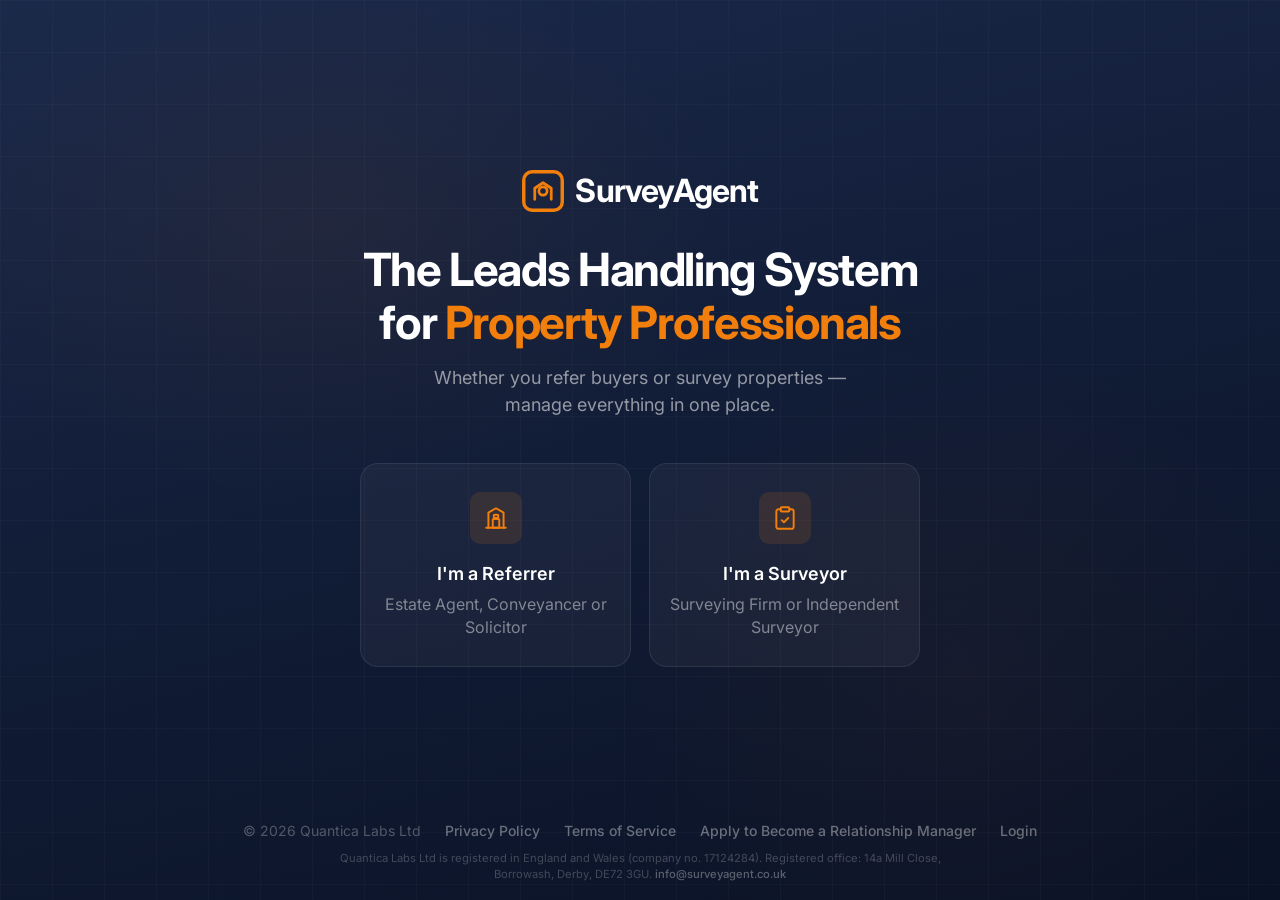
<file: index.html>
<!DOCTYPE html>
<html lang="en">
<head>
  <meta charset="UTF-8">
  <meta name="viewport" content="width=device-width, initial-scale=1.0">
  <title>SurveyAgent — The Leads Handling System for Property Professionals</title>
  <meta name="description" content="SurveyAgent helps estate agents, conveyancers, and surveyors manage leads, earn commissions, and streamline property surveys — all in one place.">
  <link rel="preconnect" href="https://fonts.googleapis.com">
  <link rel="preconnect" href="https://fonts.gstatic.com" crossorigin>
  <link href="https://fonts.googleapis.com/css2?family=Inter:wght@400;500;600;700&display=swap" rel="stylesheet">
  <link rel="icon" type="image/svg+xml" href="data:image/svg+xml,%3Csvg width='32' height='32' viewBox='0 0 32 32' fill='none' xmlns='http://www.w3.org/2000/svg'%3E%3Crect x='2' y='2' width='28' height='28' rx='6' stroke='%23f27f0c' stroke-width='2.5'/%3E%3Cpath d='M10 22V14L16 10L22 14V22' stroke='%23f27f0c' stroke-width='2' stroke-linecap='round' stroke-linejoin='round'/%3E%3Ccircle cx='16' cy='16' r='3' stroke='%23f27f0c' stroke-width='2'/%3E%3C/svg%3E">
  <style>
    /* ===== RESET & BASE ===== */
    *, *::before, *::after { box-sizing: border-box; margin: 0; padding: 0; }

    html {
      -webkit-font-smoothing: antialiased;
      -moz-osx-font-smoothing: grayscale;
      text-rendering: optimizeLegibility;
      scroll-behavior: smooth;
    }

    :root {
      --navy: #1b294a;
      --navy-dark: #111c36;
      --navy-deeper: #0a1225;
      --orange: #f27f0c;
      --orange-hover: #d96f08;
      --orange-glow: rgba(242, 127, 12, 0.15);
      --orange-light: rgba(242, 127, 12, 0.1);
      --white: #ffffff;
      --gray-50: #f8f9fb;
      --gray-100: #f0f2f5;
      --gray-200: #e2e5eb;
      --gray-300: #c8cdd6;
      --gray-400: #8b95a5;
      --gray-500: #6b7688;
      --gray-600: #4a5568;
      --gray-700: #2d3748;
      --text-xs: clamp(0.75rem, 0.7rem + 0.25vw, 0.875rem);
      --text-sm: clamp(0.875rem, 0.8rem + 0.35vw, 1rem);
      --text-base: clamp(1rem, 0.95rem + 0.25vw, 1.125rem);
      --text-lg: clamp(1.125rem, 1rem + 0.75vw, 1.375rem);
      --text-xl: clamp(1.375rem, 1.1rem + 1.2vw, 2rem);
      --text-2xl: clamp(1.75rem, 1.1rem + 2.2vw, 3rem);
      --font-body: 'Inter', -apple-system, BlinkMacSystemFont, 'Segoe UI', sans-serif;
      --radius-sm: 0.375rem;
      --radius-md: 0.625rem;
      --radius-lg: 0.875rem;
      --radius-xl: 1.125rem;
      --shadow-sm: 0 1px 3px rgba(0,0,0,0.06), 0 1px 2px rgba(0,0,0,0.04);
      --shadow-md: 0 4px 16px rgba(0,0,0,0.07), 0 2px 4px rgba(0,0,0,0.04);
      --shadow-lg: 0 10px 32px rgba(0,0,0,0.1), 0 4px 10px rgba(0,0,0,0.05);
      --transition-fast: 180ms cubic-bezier(0.16, 1, 0.3, 1);
      --transition-med: 300ms cubic-bezier(0.16, 1, 0.3, 1);
    }

    body {
      font-family: var(--font-body);
      font-size: var(--text-base);
      line-height: 1.6;
      color: var(--gray-700);
      background-color: var(--white);
      overflow-x: hidden;
    }

    a { text-decoration: none; color: inherit; }
    button { cursor: pointer; background: none; border: none; font: inherit; }

    /* ===== PAGE SYSTEM ===== */
    .page { display: none; opacity: 0; min-height: 100dvh; }
    .page.active {
      display: block;
      animation: pageFadeIn 0.4s cubic-bezier(0.16, 1, 0.3, 1) forwards;
    }
    @keyframes pageFadeIn {
      from { opacity: 0; transform: translateY(6px); }
      to   { opacity: 1; transform: translateY(0); }
    }

    /* ===== SCROLL REVEAL ===== */
    [data-reveal] {
      opacity: 0;
      transform: translateY(20px);
      transition: opacity 0.55s cubic-bezier(0.16, 1, 0.3, 1),
                  transform 0.55s cubic-bezier(0.16, 1, 0.3, 1);
    }
    [data-reveal].is-visible {
      opacity: 1;
      transform: translateY(0);
    }
    [data-reveal-child] > * {
      opacity: 0;
      transform: translateY(16px);
      transition: opacity 0.5s cubic-bezier(0.16, 1, 0.3, 1),
                  transform 0.5s cubic-bezier(0.16, 1, 0.3, 1);
    }
    [data-reveal-child].is-visible > * {
      opacity: 1;
      transform: translateY(0);
    }
    [data-reveal-child].is-visible > *:nth-child(1) { transition-delay: 0s; }
    [data-reveal-child].is-visible > *:nth-child(2) { transition-delay: 0.08s; }
    [data-reveal-child].is-visible > *:nth-child(3) { transition-delay: 0.16s; }
    [data-reveal-child].is-visible > *:nth-child(4) { transition-delay: 0.24s; }
    [data-reveal-child].is-visible > *:nth-child(5) { transition-delay: 0.32s; }

    /* ===== SPLASH PAGE ===== */
    .splash {
      min-height: 100dvh;
      display: flex;
      flex-direction: column;
      align-items: center;
      justify-content: center;
      background: linear-gradient(165deg, var(--navy) 0%, var(--navy-dark) 50%, var(--navy-deeper) 100%);
      position: relative;
      padding: 1.5rem 1.5rem 5.75rem;
    }

    /* Warm accent glow */
    .splash::before {
      content: '';
      position: absolute;
      inset: 0;
      background:
        radial-gradient(ellipse 600px 400px at 25% 25%, rgba(242,127,12,0.05) 0%, transparent 70%),
        radial-gradient(ellipse 500px 500px at 75% 75%, rgba(242,127,12,0.035) 0%, transparent 70%);
      pointer-events: none;
    }

    /* Grid pattern */
    .splash::after {
      content: '';
      position: absolute;
      inset: 0;
      background-image:
        linear-gradient(rgba(255,255,255,0.025) 1px, transparent 1px),
        linear-gradient(90deg, rgba(255,255,255,0.025) 1px, transparent 1px);
      background-size: 52px 52px;
      pointer-events: none;
    }

    .splash-content {
      position: relative;
      z-index: 2;
      text-align: center;
      max-width: 680px;
      width: 100%;
    }

    .splash-logo {
      display: inline-flex;
      align-items: center;
      gap: 0.625rem;
      margin-bottom: 1.75rem;
      animation: heroIn 0.7s cubic-bezier(0.16, 1, 0.3, 1) both;
    }
    @keyframes heroIn {
      from { opacity: 0; transform: translateY(-10px); }
      to   { opacity: 1; transform: translateY(0); }
    }

    .splash-logo svg { width: 44px; height: 44px; flex-shrink: 0; }

    .splash-logo .wordmark {
      font-size: var(--text-xl);
      font-weight: 700;
      color: var(--white);
      letter-spacing: -0.025em;
    }

    .splash-tagline {
      font-size: var(--text-2xl);
      font-weight: 700;
      color: var(--white);
      line-height: 1.15;
      letter-spacing: -0.03em;
      margin-bottom: 0.875rem;
      animation: heroIn 0.7s 0.08s cubic-bezier(0.16, 1, 0.3, 1) both;
    }

    .splash-tagline span { color: var(--orange); }

    .splash-subtitle {
      font-size: var(--text-base);
      color: rgba(255,255,255,0.55);
      max-width: 440px;
      margin: 0 auto 2.75rem;
      line-height: 1.55;
      animation: heroIn 0.7s 0.15s cubic-bezier(0.16, 1, 0.3, 1) both;
    }

    .role-cards {
      display: grid;
      grid-template-columns: 1fr 1fr;
      gap: 1.125rem;
      max-width: 560px;
      margin: 0 auto;
      animation: heroIn 0.7s 0.25s cubic-bezier(0.16, 1, 0.3, 1) both;
    }

    @media (max-width: 540px) {
      .role-cards { grid-template-columns: 1fr; max-width: 320px; }
    }

    .role-card {
      display: flex;
      flex-direction: column;
      align-items: center;
      padding: 1.75rem 1.25rem;
      background: rgba(255,255,255,0.045);
      border: 1px solid rgba(255,255,255,0.08);
      border-radius: var(--radius-xl);
      cursor: pointer;
      transition: all var(--transition-med);
      text-align: center;
      position: relative;
      overflow: hidden;
    }

    .role-card::before {
      content: '';
      position: absolute;
      inset: 0;
      background: linear-gradient(140deg, rgba(242,127,12,0.07) 0%, transparent 50%);
      opacity: 0;
      transition: opacity var(--transition-med);
    }

    .role-card:hover {
      background: rgba(255,255,255,0.08);
      border-color: rgba(242,127,12,0.35);
      transform: translateY(-3px);
      box-shadow: 0 12px 36px rgba(0,0,0,0.2), 0 0 0 1px rgba(242,127,12,0.12);
    }
    .role-card:hover::before { opacity: 1; }

    .role-card-icon {
      width: 52px;
      height: 52px;
      border-radius: var(--radius-md);
      background: rgba(242,127,12,0.12);
      display: flex;
      align-items: center;
      justify-content: center;
      margin-bottom: 1rem;
      position: relative;
      z-index: 1;
    }

    .role-card-icon svg {
      width: 26px;
      height: 26px;
      stroke: var(--orange);
      fill: none;
      stroke-width: 1.8;
      stroke-linecap: round;
      stroke-linejoin: round;
    }

    .role-card h3 {
      font-size: var(--text-base);
      font-weight: 600;
      color: var(--white);
      margin-bottom: 0.25rem;
      position: relative;
      z-index: 1;
    }

    .role-card p {
      font-size: var(--text-sm);
      color: rgba(255,255,255,0.45);
      line-height: 1.4;
      position: relative;
      z-index: 1;
    }

    .splash-footer {
      position: absolute;
      bottom: 0;
      left: 0;
      right: 0;
      padding: 0.85rem 1.5rem 1.1rem;
      display: flex;
      flex-direction: column;
      align-items: center;
      gap: 0.45rem;
      font-size: var(--text-xs);
      color: rgba(255,255,255,0.28);
      z-index: 2;
    }

    .splash-footer .footer-links-row {
      display: flex;
      flex-wrap: wrap;
      justify-content: center;
      align-items: center;
      gap: 0.75rem 1.5rem;
    }

    .splash-footer a {
      color: rgba(255,255,255,0.38);
      transition: color var(--transition-fast);
      font-weight: 500;
    }
    .splash-footer a:hover { color: var(--orange); }

    .splash-footer .footer-legal {
      color: rgba(255,255,255,0.22);
      font-size: 0.7rem;
      text-align: center;
    }
    .splash-footer .footer-legal a {
      color: rgba(255,255,255,0.32);
      font-weight: 500;
    }

    /* ===== STICKY NAV ===== */
    .nav {
      position: sticky;
      top: 0;
      z-index: 100;
      background: rgba(255,255,255,0.92);
      backdrop-filter: blur(16px) saturate(180%);
      -webkit-backdrop-filter: blur(16px) saturate(180%);
      border-bottom: 1px solid var(--gray-200);
      padding: 0 1.5rem;
    }

    .nav-inner {
      max-width: 1080px;
      margin: 0 auto;
      display: flex;
      align-items: center;
      justify-content: space-between;
      height: 60px;
    }

    .nav-left {
      display: flex;
      align-items: center;
      gap: 1.25rem;
    }

    .nav-logo {
      display: flex;
      align-items: center;
      gap: 0.5rem;
      transition: opacity var(--transition-fast);
    }
    .nav-logo:hover { opacity: 0.7; }
    .nav-logo svg { width: 30px; height: 30px; }
    .nav-logo .wordmark {
      font-size: var(--text-sm);
      font-weight: 700;
      color: var(--navy);
      letter-spacing: -0.02em;
    }

    .nav-back {
      font-size: var(--text-sm);
      color: var(--gray-400);
      display: flex;
      align-items: center;
      gap: 0.35rem;
      transition: color var(--transition-fast);
      font-weight: 500;
    }
    .nav-back:hover { color: var(--navy); }
    .nav-back svg {
      width: 16px; height: 16px;
      stroke: currentColor; fill: none;
      stroke-width: 2; stroke-linecap: round; stroke-linejoin: round;
    }

    .btn-cta {
      display: inline-flex;
      align-items: center;
      gap: 0.5rem;
      padding: 0.575rem 1.25rem;
      background: var(--orange);
      color: var(--white);
      font-size: var(--text-sm);
      font-weight: 600;
      border-radius: var(--radius-md);
      transition: all var(--transition-fast);
      white-space: nowrap;
    }
    .btn-cta:hover {
      background: var(--orange-hover);
      transform: translateY(-1px);
      box-shadow: 0 4px 14px rgba(242,127,12,0.3);
    }

    .btn-cta-lg {
      padding: 0.8rem 1.75rem;
      font-size: var(--text-base);
      border-radius: var(--radius-md);
    }

    .btn-cta-outline {
      background: transparent;
      color: var(--orange);
      border: 2px solid var(--orange);
      padding: 0.65rem 1.55rem; /* compensate for border so height matches btn-cta-lg */
    }
    .btn-cta-outline:hover {
      background: var(--orange);
      color: var(--white);
      transform: translateY(-1px);
      box-shadow: 0 4px 14px rgba(242,127,12,0.3);
    }

    .hero-cta-row {
      display: flex;
      flex-wrap: wrap;
      gap: 0.75rem;
      justify-content: center;
      margin-top: 1.5rem;
    }

    /* ── Book a Demo modal ─────────────────────────────────────── */
    .demo-modal-backdrop {
      position: fixed; inset: 0;
      background: rgba(15, 23, 42, 0.55);
      backdrop-filter: blur(2px);
      display: none;
      align-items: flex-start;
      justify-content: center;
      z-index: 1000;
      padding: 2.5rem 1rem;
      overflow-y: auto;
    }
    .demo-modal-backdrop.open { display: flex; }
    .demo-modal {
      background: var(--white, #fff);
      border-radius: var(--radius-lg, 14px);
      max-width: 480px;
      width: 100%;
      padding: 1.75rem 1.75rem 1.5rem;
      box-shadow: 0 20px 60px rgba(0,0,0,0.25);
      position: relative;
    }
    .demo-modal h2 {
      margin: 0 0 0.4rem;
      font-size: 1.5rem;
      color: var(--text, #111);
    }
    .demo-modal p.demo-lead {
      margin: 0 0 1.25rem;
      color: #555;
      font-size: 0.95rem;
      line-height: 1.45;
    }
    .demo-modal-close {
      position: absolute;
      top: 0.75rem;
      right: 0.75rem;
      background: transparent;
      border: 0;
      width: 2rem; height: 2rem;
      cursor: pointer;
      font-size: 1.35rem;
      line-height: 1;
      color: #666;
      border-radius: 999px;
    }
    .demo-modal-close:hover { background: rgba(0,0,0,0.05); color: #111; }
    .demo-field { margin-bottom: 0.9rem; }
    .demo-field label {
      display: block;
      font-size: 0.8rem;
      font-weight: 600;
      color: #333;
      margin-bottom: 0.35rem;
      letter-spacing: 0.01em;
    }
    .demo-field input,
    .demo-field textarea {
      width: 100%;
      padding: 0.55rem 0.75rem;
      border: 1px solid #d4d1ca;
      border-radius: var(--radius-md, 8px);
      font: inherit;
      font-size: 0.95rem;
      background: #fff;
      color: #111;
      box-sizing: border-box;
    }
    .demo-field input:focus,
    .demo-field textarea:focus {
      outline: none;
      border-color: var(--orange);
      box-shadow: 0 0 0 3px rgba(242,127,12,0.15);
    }
    .demo-field textarea { resize: vertical; min-height: 88px; }
    .demo-submit {
      width: 100%;
      padding: 0.75rem;
      font-size: 1rem;
      font-weight: 600;
      background: var(--orange);
      color: #fff;
      border: 0;
      border-radius: var(--radius-md, 8px);
      cursor: pointer;
      transition: background var(--transition-fast, 0.15s);
    }
    .demo-submit:hover:not(:disabled) { background: var(--orange-hover, #e06500); }
    .demo-submit:disabled { opacity: 0.6; cursor: not-allowed; }
    .demo-error {
      margin-top: 0.75rem;
      color: #b91c1c;
      font-size: 0.85rem;
      min-height: 1.2em;
    }
    .demo-success {
      text-align: center;
      padding: 1rem 0.5rem 0.25rem;
    }
    .demo-success .demo-tick {
      display: inline-flex; align-items: center; justify-content: center;
      width: 56px; height: 56px;
      border-radius: 999px;
      background: rgba(16,185,129,0.12);
      color: #059669;
      font-size: 1.75rem;
      margin-bottom: 0.75rem;
    }
    .demo-success h3 { margin: 0 0 0.4rem; font-size: 1.25rem; }
    .demo-success p { margin: 0; color: #555; font-size: 0.95rem; line-height: 1.5; }

    /* ===== FREE BANNER (referrer page) ===== */
    .free-banner {
      background: linear-gradient(90deg, #f27f0c 0%, #e06500 100%);
      text-align: center;
      padding: 0.85rem 1.5rem;
      position: relative;
      overflow: hidden;
    }
    .free-banner::before {
      content: '';
      position: absolute;
      inset: 0;
      background: repeating-linear-gradient(
        -45deg,
        transparent,
        transparent 10px,
        rgba(255,255,255,0.04) 10px,
        rgba(255,255,255,0.04) 20px
      );
      pointer-events: none;
    }
    .free-banner p {
      position: relative;
      z-index: 1;
      margin: 0;
      color: #fff;
      font-size: var(--text-base);
      font-weight: 700;
      letter-spacing: 0.02em;
    }
    .free-banner .free-tag {
      display: inline-block;
      background: #fff;
      color: #e06500;
      font-weight: 800;
      padding: 0.15em 0.55em;
      border-radius: 4px;
      margin-right: 0.4em;
      font-size: 0.95em;
      letter-spacing: 0.04em;
      text-transform: uppercase;
    }

    /* ===== SALES PAGE HERO ===== */
    .sales-hero {
      background: linear-gradient(165deg, var(--navy) 0%, var(--navy-dark) 50%, var(--navy-deeper) 100%);
      padding: clamp(4rem, 8vw, 6.5rem) 1.5rem clamp(3.5rem, 7vw, 5rem);
      text-align: center;
      position: relative;
      overflow: hidden;
    }

    .sales-hero::before {
      content: '';
      position: absolute;
      inset: 0;
      background:
        radial-gradient(ellipse 500px 350px at 65% 30%, rgba(242,127,12,0.05) 0%, transparent 70%),
        radial-gradient(ellipse 400px 250px at 35% 80%, rgba(242,127,12,0.03) 0%, transparent 70%);
      pointer-events: none;
    }

    .sales-hero::after {
      content: '';
      position: absolute;
      inset: 0;
      background-image:
        linear-gradient(rgba(255,255,255,0.018) 1px, transparent 1px),
        linear-gradient(90deg, rgba(255,255,255,0.018) 1px, transparent 1px);
      background-size: 52px 52px;
      pointer-events: none;
    }

    .sales-hero-content {
      position: relative;
      z-index: 2;
      max-width: 620px;
      margin: 0 auto;
    }

    .sales-hero h1 {
      font-size: var(--text-2xl);
      font-weight: 700;
      color: var(--white);
      letter-spacing: -0.03em;
      line-height: 1.12;
      margin-bottom: 1rem;
    }
    .sales-hero h1 span { color: var(--orange); }

    .sales-hero p {
      font-size: var(--text-base);
      color: rgba(255,255,255,0.55);
      line-height: 1.55;
      max-width: 500px;
      margin: 0 auto;
    }

    /* ===== SECTIONS ===== */
    .section {
      padding: clamp(3rem, 6vw, 5rem) 1.5rem;
    }

    .section-alt { background: var(--gray-50); }

    .section-inner {
      max-width: 1080px;
      margin: 0 auto;
    }

    .section-header {
      text-align: center;
      margin-bottom: clamp(2rem, 4vw, 3rem);
    }

    .section-label {
      font-size: var(--text-xs);
      font-weight: 600;
      color: var(--orange);
      text-transform: uppercase;
      letter-spacing: 0.1em;
      margin-bottom: 0.5rem;
    }

    .section-title {
      font-size: var(--text-xl);
      font-weight: 700;
      color: var(--navy);
      letter-spacing: -0.02em;
      line-height: 1.2;
    }

    /* ===== BENEFIT CARDS ===== */
    .benefit-grid {
      display: grid;
      gap: 1rem;
    }

    .benefit-grid-3 { grid-template-columns: repeat(3, 1fr); }

    @media (max-width: 860px) {
      .benefit-grid-3 { grid-template-columns: 1fr; }
    }

    .benefit-card {
      background: var(--white);
      border: 1px solid var(--gray-200);
      border-radius: var(--radius-xl);
      padding: 1.75rem;
      transition: all var(--transition-med);
    }

    .section-alt .benefit-card { background: var(--white); }

    .benefit-card:hover {
      transform: translateY(-3px);
      box-shadow: var(--shadow-lg);
      border-color: var(--gray-300);
    }

    .benefit-icon {
      width: 44px;
      height: 44px;
      border-radius: var(--radius-md);
      background: var(--orange-light);
      display: flex;
      align-items: center;
      justify-content: center;
      margin-bottom: 1rem;
    }

    .benefit-icon svg {
      width: 22px; height: 22px;
      stroke: var(--orange); fill: none;
      stroke-width: 1.8;
      stroke-linecap: round; stroke-linejoin: round;
    }

    .benefit-card h3 {
      font-size: var(--text-sm);
      font-weight: 600;
      color: var(--navy);
      margin-bottom: 0.375rem;
      letter-spacing: -0.01em;
    }

    .benefit-card p {
      font-size: var(--text-sm);
      color: var(--gray-500);
      line-height: 1.55;
    }

    /* ===== HOW IT WORKS ===== */
    .steps-grid {
      display: grid;
      grid-template-columns: repeat(3, 1fr);
      gap: 1.75rem;
      position: relative;
    }

    @media (min-width: 861px) {
      .steps-grid::before {
        content: '';
        position: absolute;
        top: 24px;
        left: calc(16.667% + 1.25rem);
        right: calc(16.667% + 1.25rem);
        height: 2px;
        background: linear-gradient(90deg, var(--gray-200) 0%, var(--gray-200) 100%);
        background-size: 8px 2px;
      }
    }

    @media (max-width: 860px) {
      .steps-grid { grid-template-columns: 1fr; gap: 1.25rem; }
    }

    .step-item { text-align: center; position: relative; }

    .step-number {
      width: 48px;
      height: 48px;
      border-radius: 50%;
      background: var(--navy);
      color: var(--white);
      font-weight: 700;
      font-size: var(--text-sm);
      display: inline-flex;
      align-items: center;
      justify-content: center;
      margin-bottom: 1rem;
      position: relative;
      z-index: 2;
      box-shadow: 0 2px 8px rgba(27,41,74,0.15);
    }

    .step-item h3 {
      font-size: var(--text-sm);
      font-weight: 600;
      color: var(--navy);
      margin-bottom: 0.25rem;
    }

    .step-item p {
      font-size: var(--text-sm);
      color: var(--gray-500);
      line-height: 1.5;
      max-width: 260px;
      margin: 0 auto;
    }

    /* ===== STATS ===== */
    .stats-grid {
      display: grid;
      grid-template-columns: repeat(3, 1fr);
      gap: 1.25rem;
    }

    @media (max-width: 700px) {
      .stats-grid { grid-template-columns: 1fr; gap: 0.875rem; }
    }

    .stat-card {
      text-align: center;
      padding: 1.75rem 1.25rem;
      background: var(--white);
      border: 1px solid var(--gray-200);
      border-radius: var(--radius-xl);
      transition: all var(--transition-med);
    }

    .stat-card:hover {
      transform: translateY(-2px);
      box-shadow: var(--shadow-md);
    }

    .stat-value {
      font-size: var(--text-xl);
      font-weight: 700;
      color: var(--orange);
      letter-spacing: -0.02em;
      margin-bottom: 0.125rem;
    }

    .stat-label {
      font-size: var(--text-sm);
      font-weight: 600;
      color: var(--navy);
      margin-bottom: 0.125rem;
    }

    .stat-desc {
      font-size: var(--text-xs);
      color: var(--gray-400);
    }

    /* ===== GOOGLE REVIEWS ===== */
    .reviews-block {
      text-align: center;
      max-width: 40rem;
      margin: 0 auto;
    }

    .reviews-stars {
      display: flex;
      justify-content: center;
      margin: 1rem 0 0.9rem;
      color: var(--orange);
    }

    .reviews-stars svg {
      width: 10.5rem;
      height: auto;
      display: block;
    }

    .reviews-company {
      margin-top: 0.35rem;
      font-size: var(--text-sm);
      color: var(--gray-500);
      line-height: 1.5;
    }

    .reviews-actions {
      display: flex;
      justify-content: center;
      margin-top: 1.5rem;
    }

    .reviews-actions .btn-cta {
      justify-content: center;
    }

    .reviews-actions a:focus-visible {
      outline: 2px solid var(--navy);
      outline-offset: 3px;
    }

    @media (max-width: 540px) {
      .reviews-stars svg { width: 9rem; }
      .reviews-actions .btn-cta {
        width: min(100%, 20rem);
      }
    }

    /* ===== CTA BAND ===== */
    .cta-band {
      background: linear-gradient(135deg, var(--navy) 0%, var(--navy-dark) 100%);
      padding: clamp(2.5rem, 5vw, 4rem) 1.5rem;
      text-align: center;
      position: relative;
      overflow: hidden;
    }

    .cta-band::before {
      content: '';
      position: absolute;
      inset: 0;
      background: radial-gradient(ellipse 400px 250px at 50% 50%, rgba(242,127,12,0.06) 0%, transparent 70%);
      pointer-events: none;
    }

    .cta-band h2 {
      font-size: var(--text-xl);
      font-weight: 700;
      color: var(--white);
      margin-bottom: 0.5rem;
      letter-spacing: -0.02em;
      position: relative;
      z-index: 1;
    }

    .cta-band p {
      font-size: var(--text-sm);
      color: rgba(255,255,255,0.45);
      margin-bottom: 1.5rem;
      position: relative;
      z-index: 1;
    }

    .cta-band .btn-cta { position: relative; z-index: 1; }

    /* ===== PRICING ===== */
    .section-subtitle {
      max-width: 620px;
      margin: 0.5rem auto 0;
      color: var(--gray-500);
      font-size: var(--text-base);
    }
    .pricing-grid {
      display: grid;
      grid-template-columns: repeat(3, 1fr);
      gap: 1.5rem;
      margin-top: 2rem;
      align-items: stretch;
    }
    .pricing-card {
      position: relative;
      background: var(--white);
      border: 1px solid var(--gray-200);
      border-radius: var(--radius-lg);
      padding: 2rem 1.5rem;
      display: flex;
      flex-direction: column;
      box-shadow: var(--shadow-sm);
      transition: transform var(--transition-med), box-shadow var(--transition-med);
    }
    .pricing-card:hover {
      transform: translateY(-4px);
      box-shadow: var(--shadow-lg);
    }
    .pricing-card-featured {
      border: 2px solid var(--orange);
      box-shadow: 0 8px 32px var(--orange-glow);
      transform: scale(1.02);
    }
    .pricing-card-featured:hover { transform: translateY(-4px) scale(1.02); }
    .pricing-badge {
      position: absolute;
      top: -12px;
      left: 50%;
      transform: translateX(-50%);
      background: var(--orange);
      color: var(--white);
      font-size: 0.75rem;
      font-weight: 600;
      letter-spacing: 0.03em;
      text-transform: uppercase;
      padding: 0.35rem 0.85rem;
      border-radius: 999px;
      white-space: nowrap;
    }
    .badge-enterprise {
      display: inline-block;
      vertical-align: middle;
      margin-left: 0.5rem;
      background: var(--orange);
      color: var(--white);
      font-size: 0.65rem;
      font-weight: 700;
      letter-spacing: 0.05em;
      text-transform: uppercase;
      padding: 0.25rem 0.6rem;
      border-radius: 999px;
      white-space: nowrap;
    }
    .pricing-tier {
      font-size: 0.9rem;
      font-weight: 600;
      letter-spacing: 0.05em;
      text-transform: uppercase;
      color: var(--navy);
      margin-bottom: 0.5rem;
    }
    .pricing-price {
      font-size: 2.75rem;
      font-weight: 700;
      color: var(--navy-dark);
      line-height: 1;
      margin-bottom: 0.5rem;
    }
    .pricing-price span {
      font-size: 1rem;
      font-weight: 500;
      color: var(--gray-500);
    }
    .pricing-audience {
      font-size: 0.9rem;
      color: var(--gray-500);
      margin-bottom: 1.25rem;
      min-height: 2.5em;
    }
    .pricing-features {
      list-style: none;
      padding: 0;
      margin: 0 0 1.5rem;
      flex: 1;
    }
    .pricing-features li {
      position: relative;
      padding: 0.4rem 0 0.4rem 1.5rem;
      font-size: 0.925rem;
      color: var(--gray-700);
      border-bottom: 1px solid var(--gray-100);
    }
    .pricing-features li:last-child { border-bottom: none; }
    .pricing-features li::before {
      content: "✓";
      position: absolute;
      left: 0;
      top: 0.4rem;
      color: var(--orange);
      font-weight: 700;
    }
    .pricing-cta {
      display: block;
      text-align: center;
      width: 100%;
    }
    .pricing-addons {
      margin: 2rem auto 0;
      text-align: center;
      color: var(--gray-600);
      font-size: 0.925rem;
      max-width: 720px;
    }
    .pricing-fineprint {
      margin: 0.75rem auto 0;
      text-align: center;
      color: var(--gray-500);
      font-size: 0.825rem;
      max-width: 720px;
    }
    @media (max-width: 860px) {
      .pricing-grid { grid-template-columns: 1fr; gap: 1.25rem; }
      .pricing-card-featured { transform: none; }
      .pricing-card-featured:hover { transform: translateY(-4px); }
    }

    /* ===== FOOTER ===== */
    .footer {
      padding: 1.25rem;
      text-align: center;
      display: flex;
      flex-direction: column;
      align-items: center;
      gap: 0.5rem;
      font-size: var(--text-xs);
      color: var(--gray-400);
      border-top: 1px solid var(--gray-200);
    }

    .footer .footer-links-row {
      display: flex;
      flex-wrap: wrap;
      justify-content: center;
      align-items: center;
      gap: 0.75rem 1.5rem;
    }

    .footer a {
      color: var(--gray-500);
      transition: color var(--transition-fast);
      font-weight: 500;
    }
    .footer a:hover { color: var(--orange); }

    .footer-legal {
      width: 100%;
      max-width: 40rem;
      margin: 0 auto;
      padding: 0 0.75rem;
      font-size: 0.7rem;
      line-height: 1.45;
      text-align: center;
      color: var(--gray-400);
    }
    .footer-legal a { font-weight: 500; }

    /* ===== BOTTOM ROW (for 5-card grid) ===== */
    .benefit-bottom-row {
      display: grid;
      grid-template-columns: repeat(3, 1fr);
      gap: 1rem;
      max-width: 1080px;
      margin: 1rem auto 0;
    }

    @media (max-width: 1024px) {
      .benefit-bottom-row { grid-template-columns: repeat(2, 1fr); max-width: 720px; }
    }
    @media (max-width: 640px) {
      .benefit-bottom-row { grid-template-columns: 1fr; max-width: 100%; }
    }

    /* ===== MOBILE REFINEMENTS ===== */
    @media (max-width: 540px) {
      .splash { padding: 1.25rem 1.25rem 5.25rem; }
      .splash-logo svg { width: 36px; height: 36px; }
      .splash-logo .wordmark { font-size: var(--text-lg); }
      .splash-tagline { font-size: clamp(1.5rem, 0.8rem + 3.5vw, 2.25rem); }
      .nav-inner { height: 52px; }
      .benefit-card { padding: 1.375rem; }
      .section { padding: clamp(2.5rem, 5vw, 3.5rem) 1.25rem; }
      .sales-hero { padding: clamp(3rem, 7vw, 4.5rem) 1.25rem clamp(2.5rem, 5vw, 3.5rem); }
    }

    .sr-only {
      position: absolute; width: 1px; height: 1px; padding: 0; margin: -1px;
      overflow: hidden; clip: rect(0,0,0,0); white-space: nowrap; border-width: 0;
    }
  </style>
</head>
<body>

  <!-- ==================== SPLASH PAGE ==================== -->
  <div id="page-splash" class="page active">
    <div class="splash">
      <div class="splash-content">
        <a href="#/" class="splash-logo" aria-label="SurveyAgent home">
          <svg width="44" height="44" viewBox="0 0 32 32" fill="none" xmlns="http://www.w3.org/2000/svg">
            <rect x="2" y="2" width="28" height="28" rx="6" stroke="#f27f0c" stroke-width="2.5"/>
            <path d="M10 22V14L16 10L22 14V22" stroke="#f27f0c" stroke-width="2" stroke-linecap="round" stroke-linejoin="round"/>
            <circle cx="16" cy="16" r="3" stroke="#f27f0c" stroke-width="2"/>
          </svg>
          <span class="wordmark">SurveyAgent</span>
        </a>

        <h1 class="splash-tagline">The Leads Handling System<br>for <span>Property Professionals</span></h1>

        <p class="splash-subtitle">Whether you refer buyers or survey properties — manage everything in one place.</p>

        <div class="role-cards">
          <a href="#/referrer" class="role-card" aria-label="I'm a Referrer">
            <div class="role-card-icon">
              <svg viewBox="0 0 24 24">
                <path d="M3 21h18"/>
                <path d="M5 21V7l7-4 7 4v14"/>
                <rect x="9" y="13" width="6" height="8" rx="0.5"/>
                <rect x="10" y="9" width="4" height="3" rx="0.5"/>
              </svg>
            </div>
            <h3>I'm a Referrer</h3>
            <p>Estate Agent, Conveyancer or Solicitor</p>
          </a>

          <a href="#/surveyor" class="role-card" aria-label="I'm a Surveyor">
            <div class="role-card-icon">
              <svg viewBox="0 0 24 24">
                <path d="M16 4h2a2 2 0 012 2v14a2 2 0 01-2 2H6a2 2 0 01-2-2V6a2 2 0 012-2h2"/>
                <rect x="8" y="2" width="8" height="4" rx="1"/>
                <path d="M9 14l2 2 4-4"/>
              </svg>
            </div>
            <h3>I'm a Surveyor</h3>
            <p>Surveying Firm or Independent Surveyor</p>
          </a>
        </div>
      </div>

      <footer class="splash-footer">
        <div class="footer-links-row">
          <span>&copy; 2026 Quantica Labs Ltd</span>
          <a href="privacy.html">Privacy Policy</a>
          <a href="https://app.surveyagent.co.uk/terms">Terms of Service</a>
          <a href="partner.html">Apply to Become a Relationship Manager</a>
          <a href="https://app.surveyagent.co.uk">Login</a>
        </div>
        <p class="footer-legal">Quantica Labs Ltd is registered in England and Wales (company no. 17124284). Registered office: 14a Mill Close, Borrowash, Derby, DE72 3GU. <a href="mailto:info@surveyagent.co.uk">info@surveyagent.co.uk</a></p>
      </footer>
    </div>
  </div>


  <!-- ==================== REFERRER PAGE ==================== -->
  <div id="page-referrer" class="page">
    <nav class="nav">
      <div class="nav-inner">
        <div class="nav-left">
          <a href="#/" class="nav-logo">
            <svg width="30" height="30" viewBox="0 0 32 32" fill="none"><rect x="2" y="2" width="28" height="28" rx="6" stroke="#f27f0c" stroke-width="2.5"/><path d="M10 22V14L16 10L22 14V22" stroke="#f27f0c" stroke-width="2" stroke-linecap="round" stroke-linejoin="round"/><circle cx="16" cy="16" r="3" stroke="#f27f0c" stroke-width="2"/></svg>
            <span class="wordmark">SurveyAgent</span>
          </a>
          <a href="#/" class="nav-back">
            <svg viewBox="0 0 24 24"><path d="M19 12H5"/><path d="M12 19l-7-7 7-7"/></svg>
            Back
          </a>
        </div>
        <a href="https://app.surveyagent.co.uk/#/register" class="btn-cta">Get Started</a>
      </div>
    </nav>

    <div class="free-banner">
      <p><span class="free-tag">100% Free</span> for Estate Agents, Conveyancers, Solicitors &amp; other Referrers</p>
    </div>

    <section class="sales-hero">
      <div class="sales-hero-content">
        <h1>Earn Commission on <span>Every Referral</span></h1>
        <p>Estate agents, conveyancers, and solicitors earn guaranteed commission by referring buyers to trusted, vetted surveyors. Tracked automatically, paid reliably.</p>
      </div>
    </section>

    <section class="section">
      <div class="section-inner">
        <div class="section-header" data-reveal>
          <div class="section-label">Why Refer with Us</div>
          <h2 class="section-title">Built Around Your Revenue</h2>
        </div>
        <div class="benefit-grid benefit-grid-3" data-reveal-child>
          <div class="benefit-card">
            <div class="benefit-icon">
              <svg viewBox="0 0 24 24">
                <path d="M7 18h10"/>
                <path d="M6 14h8"/>
                <path d="M15 6a3 3 0 00-5.24 2v4c0 1.5-.5 3-2.76 6"/>
              </svg>
            </div>
            <h3>Guaranteed Commission</h3>
            <p>Earn a guaranteed percentage on every completed survey you refer. Payments tracked automatically.</p>
          </div>
          <div class="benefit-card">
            <div class="benefit-icon">
              <svg viewBox="0 0 24 24">
                <circle cx="12" cy="12" r="10"/>
                <path d="M12 6v6l4 2"/>
              </svg>
            </div>
            <h3>Fast Reports</h3>
            <p>Our surveyors deliver reports quickly, keeping your sales chain moving. No delays, no excuses.</p>
          </div>
          <div class="benefit-card">
            <div class="benefit-icon">
              <svg viewBox="0 0 24 24">
                <path d="M16 21v-2a4 4 0 00-4-4H6a4 4 0 00-4 4v2"/>
                <circle cx="9" cy="7" r="4"/>
                <path d="M22 21v-2a4 4 0 00-3-3.87"/>
                <path d="M16 3.13a4 4 0 010 7.75"/>
              </svg>
            </div>
            <h3>Considerate Surveyors</h3>
            <p>Hand-picked, professional surveyors who treat your clients with care. Your reputation is safe with us.</p>
          </div>
        </div>
      </div>
    </section>

    <section class="section section-alt">
      <div class="section-inner">
        <div class="section-header" data-reveal>
          <div class="section-label">How It Works</div>
          <h2 class="section-title">Three Steps to Earning</h2>
        </div>
        <div class="steps-grid" data-reveal-child>
          <div class="step-item">
            <div class="step-number">1</div>
            <h3>Submit a Lead</h3>
            <p>Refer your buyer through the portal in seconds. Simple form, no hassle.</p>
          </div>
          <div class="step-item">
            <div class="step-number">2</div>
            <h3>We Match a Surveyor</h3>
            <p>Our system finds the best local surveyor instantly. Your client is in good hands.</p>
          </div>
          <div class="step-item">
            <div class="step-number">3</div>
            <h3>Get Paid</h3>
            <p>Receive your commission automatically when the survey completes. No chasing invoices.</p>
          </div>
        </div>
      </div>
    </section>

    <section class="cta-band" data-reveal>
      <h2>Start Earning Today</h2>
      <p>Join the network of professionals already earning with SurveyAgent.</p>
      <a href="https://app.surveyagent.co.uk/#/register" class="btn-cta btn-cta-lg">Get Started</a>
    </section>

    <footer class="footer">
      <div class="footer-links-row">
        <span>&copy; 2026 Quantica Labs Ltd</span>
        <a href="privacy.html">Privacy Policy</a>
        <a href="https://app.surveyagent.co.uk/terms">Terms of Service</a>
        <a href="partner.html">Apply to Become a Relationship Manager</a>
        <a href="https://app.surveyagent.co.uk">Login</a>
      </div>
      <p class="footer-legal">Quantica Labs Ltd is registered in England and Wales (company no. 17124284). Registered office: 14a Mill Close, Borrowash, Derby, DE72 3GU. <a href="mailto:info@surveyagent.co.uk">info@surveyagent.co.uk</a></p>
    </footer>
  </div>


  <!-- ==================== SURVEYOR PAGE ==================== -->
  <div id="page-surveyor" class="page">
    <nav class="nav">
      <div class="nav-inner">
        <div class="nav-left">
          <a href="#/" class="nav-logo">
            <svg width="30" height="30" viewBox="0 0 32 32" fill="none"><rect x="2" y="2" width="28" height="28" rx="6" stroke="#f27f0c" stroke-width="2.5"/><path d="M10 22V14L16 10L22 14V22" stroke="#f27f0c" stroke-width="2" stroke-linecap="round" stroke-linejoin="round"/><circle cx="16" cy="16" r="3" stroke="#f27f0c" stroke-width="2"/></svg>
            <span class="wordmark">SurveyAgent</span>
          </a>
          <a href="#/" class="nav-back">
            <svg viewBox="0 0 24 24"><path d="M19 12H5"/><path d="M12 19l-7-7 7-7"/></svg>
            Back
          </a>
        </div>
        <a href="https://app.surveyagent.co.uk/#/register" class="btn-cta">Get Started</a>
      </div>
    </nav>

    <section class="sales-hero">
      <div class="sales-hero-content">
        <h1>All Your Leads. <span>One Dashboard.</span></h1>
        <p>Manage leads from every source in a single powerful console. Reallymoving, Pinlocal, referral agents — all unified, all actionable.</p>
        <p>Full CRM with diary, SMS and Xero integration to streamline your invoicing.</p>
        <div class="hero-cta-row">
          <a href="https://app.surveyagent.co.uk/#/register" class="btn-cta btn-cta-lg">Get Started</a>
          <button type="button" class="btn-cta btn-cta-lg btn-cta-outline" data-open-demo>Book a Demo</button>
        </div>
      </div>
    </section>

    <section class="section">
      <div class="section-inner">
        <div class="section-header" data-reveal>
          <div class="section-label">Features</div>
          <h2 class="section-title">Everything You Need to Win More Work</h2>
        </div>
        <div class="benefit-grid benefit-grid-3" data-reveal-child>
          <div class="benefit-card">
            <div class="benefit-icon">
              <svg viewBox="0 0 24 24">
                <path d="M22 12h-6l-2 3H10l-2-3H2"/>
                <path d="M5.45 5.11L2 12v6a2 2 0 002 2h16a2 2 0 002-2v-6l-3.45-6.89A2 2 0 0016.76 4H7.24a2 2 0 00-1.79 1.11z"/>
              </svg>
            </div>
            <h3>All Leads in One Place</h3>
            <p>Reallymoving, Pinlocal, referral leads — all in one unified dashboard with auto SMS and Email responses to prospective clients.</p>
          </div>
          <div class="benefit-card">
            <div class="benefit-icon">
              <svg viewBox="0 0 24 24">
                <path d="M3 21h18"/>
                <path d="M5 21V7l7-4 7 4v14"/>
                <rect x="9" y="13" width="6" height="8" rx="0.5"/>
                <rect x="10" y="9" width="4" height="3" rx="0.5"/>
              </svg>
            </div>
            <h3>Agent &amp; Conveyancer Leads</h3>
            <p>Receive referral leads directly from estate agents and conveyancers. A new revenue stream, effortlessly.</p>
          </div>
          <div class="benefit-card">
            <div class="benefit-icon">
              <svg viewBox="0 0 24 24">
                <rect x="1" y="4" width="22" height="16" rx="2"/>
                <line x1="1" y1="10" x2="23" y2="10"/>
                <line x1="5" y1="15" x2="10" y2="15"/>
              </svg>
            </div>
            <h3>Stripe Integration</h3>
            <p>Send payment links, collect fees online, and track payments. Get paid faster with built-in Stripe Connect.</p>
          </div>
        </div>
        <div class="benefit-bottom-row" data-reveal-child>
          <div class="benefit-card">
            <div class="benefit-icon">
              <svg viewBox="0 0 24 24">
                <path d="M14 2H6a2 2 0 00-2 2v16a2 2 0 002 2h12a2 2 0 002-2V8z"/>
                <path d="M14 2v6h6"/>
                <path d="M9 13h6"/>
                <path d="M9 17h4"/>
              </svg>
            </div>
            <h3>Xero Integration</h3>
            <p>One-click invoicing straight from a completed job — draft invoices, payments and contacts sync both ways with Xero, so your books stay tidy without any double entry.</p>
          </div>
          <div class="benefit-card">
            <div class="benefit-icon">
              <svg viewBox="0 0 24 24">
                <path d="M22 16.92v3a2 2 0 01-2.18 2 19.79 19.79 0 01-8.63-3.07 19.5 19.5 0 01-6-6 19.79 19.79 0 01-3.07-8.67A2 2 0 014.11 2h3a2 2 0 012 1.72c.127.96.361 1.903.7 2.81a2 2 0 01-.45 2.11L8.09 9.91a16 16 0 006 6l1.27-1.27a2 2 0 012.11-.45c.907.339 1.85.573 2.81.7A2 2 0 0122 16.92z"/>
                <circle cx="18" cy="4" r="2.5" fill="none"/>
                <path d="M18 3v2"/>
                <path d="M17 4h2"/>
              </svg>
            </div>
            <h3>AI Phone Assistant <span class="badge-enterprise">Enterprise Version Only</span></h3>
            <p>An AI assistant answers your phone 24/7, qualifies leads, and books preliminary appointments. Never miss a call.</p>
          </div>
          <div class="benefit-card">
            <div class="benefit-icon">
              <svg viewBox="0 0 24 24">
                <rect x="3" y="4" width="18" height="18" rx="2"/>
                <path d="M16 2v4"/>
                <path d="M8 2v4"/>
                <path d="M3 10h18"/>
                <path d="M8 14h3"/>
                <path d="M13 14h3"/>
                <path d="M8 18h3"/>
              </svg>
            </div>
            <h3>Drag &amp; Drop Calendar</h3>
            <p>Manage every appointment on a visual diary — drag jobs between surveyors and days, reschedule in a click. Send confirmations to clients, vendors and estate agents.</p>
          </div>
        </div>
      </div>
    </section>

    <section class="section section-alt">
      <div class="section-inner">
        <div class="section-header" data-reveal>
          <div class="section-label">Why SurveyAgent</div>
          <h2 class="section-title">The Numbers Speak</h2>
        </div>
        <div class="stats-grid" data-reveal-child>
          <div class="stat-card">
            <div class="stat-value">4+</div>
            <div class="stat-label">Lead Sources</div>
            <div class="stat-desc">Integrated and counting</div>
          </div>
          <div class="stat-card">
            <div class="stat-value">&lt;5s</div>
            <div class="stat-label">Instant Matching</div>
            <div class="stat-desc">Leads go to the right surveyor in seconds</div>
          </div>
          <div class="stat-card">
            <div class="stat-value">From &pound;49<span style="font-size:0.4em;font-weight:400;opacity:0.75">/mo</span></div>
            <div class="stat-label">Simple Monthly Pricing</div>
            <div class="stat-desc">Free trial &middot; Cancel anytime</div>
          </div>
        </div>
      </div>
    </section>

    <!-- ===== GOOGLE REVIEWS ===== -->
    <section class="section" id="reviews" aria-labelledby="reviews-title">
      <div class="section-inner">
        <div class="reviews-block" data-reveal>
          <div class="section-label">Google reviews</div>
          <h2 class="section-title" id="reviews-title">Rated 5.0 on Google</h2>
          <div class="reviews-stars" role="img" aria-label="5 out of 5 stars">
            <svg viewBox="0 0 132 24" focusable="false" aria-hidden="true">
              <g fill="currentColor">
                <path d="M12 17.27 18.18 21l-1.64-7.03L22 9.24l-7.19-.61L12 2 9.19 8.63 2 9.24l5.46 4.73L5.82 21z"/>
                <path transform="translate(27)" d="M12 17.27 18.18 21l-1.64-7.03L22 9.24l-7.19-.61L12 2 9.19 8.63 2 9.24l5.46 4.73L5.82 21z"/>
                <path transform="translate(54)" d="M12 17.27 18.18 21l-1.64-7.03L22 9.24l-7.19-.61L12 2 9.19 8.63 2 9.24l5.46 4.73L5.82 21z"/>
                <path transform="translate(81)" d="M12 17.27 18.18 21l-1.64-7.03L22 9.24l-7.19-.61L12 2 9.19 8.63 2 9.24l5.46 4.73L5.82 21z"/>
                <path transform="translate(108)" d="M12 17.27 18.18 21l-1.64-7.03L22 9.24l-7.19-.61L12 2 9.19 8.63 2 9.24l5.46 4.73L5.82 21z"/>
              </g>
            </svg>
          </div>
          <p class="reviews-company">for Quantica Labs Ltd, the company behind SurveyAgent and Spitfire.</p>
          <div class="reviews-actions">
            <a class="btn-cta btn-cta-lg" href="https://www.google.com/maps?cid=16801169828942697499" target="_blank" rel="noopener">Read our Google reviews<span class="sr-only"> (opens in a new tab)</span></a>
          </div>
        </div>
      </div>
    </section>

    <!-- ============================================================
         PRICING COMPARISON
         Three tiers surveyors can pick from. Copy kept tight so it
         reads at a glance in a sales meeting. AI phone agent + SMS
         are called out as add-ons at the bottom so nobody thinks
         they're bundled.
         ============================================================ -->
    <section class="section section-alt" id="pricing" data-reveal>
      <div class="section-inner">
        <div class="section-header">
          <div class="section-label">Pricing</div>
          <h2 class="section-title">Choose the plan that fits your firm</h2>
          <p class="section-subtitle">All plans include the core CRM, diary and lead management. Upgrade any time.</p>
        </div>
        <div class="pricing-grid" data-reveal-child>
          <!-- Starter -->
          <div class="pricing-card">
            <div class="pricing-tier">Starter</div>
            <div class="pricing-price">&pound;49<span>/mo</span></div>
            <div class="pricing-audience">Solo surveyors getting started</div>
            <ul class="pricing-features">
              <li>Lead capture &amp; pipeline management</li>
              <li>Diary &amp; calendar with drag-and-drop booking</li>
              <li>Manual invoicing &amp; quotes</li>
              <li>SMS pay-as-you-go</li>
              <li>Email templates &amp; automations</li>
              <li>Single user</li>
            </ul>
            <a href="https://app.surveyagent.co.uk/#/register" class="btn-cta pricing-cta">Start free trial</a>
          </div>

          <!-- Professional (most popular) -->
          <div class="pricing-card pricing-card-featured">
            <div class="pricing-badge">Most popular</div>
            <div class="pricing-tier">Professional</div>
            <div class="pricing-price">&pound;129<span>/mo</span></div>
            <div class="pricing-audience">Growing firms</div>
            <ul class="pricing-features">
              <li>Everything in Starter</li>
              <li><strong>Xero integration</strong> &mdash; automated invoicing</li>
              <li><strong>Expenses system</strong> &mdash; mileage, receipts &amp; purchase invoices, synced to Xero</li>
              <li>Stripe payment links &amp; auto-reconciliation</li>
              <li>SMS allowance included</li>
              <li>Automated review requests</li>
              <li>Estate-agent commission tracking</li>
            </ul>
            <a href="https://app.surveyagent.co.uk/#/register" class="btn-cta pricing-cta">Start free trial</a>
          </div>

          <!-- Enterprise -->
          <div class="pricing-card">
            <div class="pricing-tier">Enterprise</div>
            <div class="pricing-price">&pound;299<span>/mo</span></div>
            <div class="pricing-audience">Multi-surveyor firms</div>
            <ul class="pricing-features">
              <li>Everything in Professional</li>
              <li>Multi-user with per-surveyor diary</li>
              <li>Priority support</li>
              <li>Custom onboarding &amp; training</li>
              <li>Advanced reporting &amp; exports</li>
              <li>Bespoke integrations on request</li>
            </ul>
            <a href="https://app.surveyagent.co.uk/#/register" class="btn-cta pricing-cta">Start free trial</a>
          </div>
        </div>

        <p class="pricing-addons">
          <strong>Add-ons available on any plan:</strong>
          AI phone agent (priced per firm) &middot;
          Additional SMS bundles &middot;
          Extra surveyor seats
        </p>
        <p class="pricing-fineprint">
          All prices exclude VAT. Quantica Labs is not currently VAT registered &mdash; VAT will be added when applicable. Free trial available on every plan &mdash; no card required. Cancel any time; monthly rolling. Existing Levels app users retain their current arrangement.
        </p>
      </div>
    </section>

    <section class="cta-band" data-reveal>
      <h2>Try SurveyAgent free</h2>
      <p>Free trial on every plan &middot; Cancel anytime &middot; Monthly rolling</p>
      <a href="https://app.surveyagent.co.uk/#/register" class="btn-cta btn-cta-lg">Get Started Free</a>
    </section>

    <footer class="footer">
      <div class="footer-links-row">
        <span>&copy; 2026 Quantica Labs Ltd</span>
        <a href="privacy.html">Privacy Policy</a>
        <a href="https://app.surveyagent.co.uk/terms">Terms of Service</a>
        <a href="partner.html">Apply to Become a Relationship Manager</a>
        <a href="https://app.surveyagent.co.uk">Login</a>
      </div>
      <p class="footer-legal">Quantica Labs Ltd is registered in England and Wales (company no. 17124284). Registered office: 14a Mill Close, Borrowash, Derby, DE72 3GU. <a href="mailto:info@surveyagent.co.uk">info@surveyagent.co.uk</a></p>
    </footer>
  </div>


  <script>
    // ===== HASH ROUTER =====
    function getRoute() {
      const h = window.location.hash || '#/';
      if (h === '#/referrer') return 'referrer';
      if (h === '#/surveyor') return 'surveyor';
      return 'splash';
    }

    function navigate() {
      const route = getRoute();
      document.querySelectorAll('.page').forEach(p => {
        p.classList.remove('active');
        p.style.display = 'none';
      });

      const target = document.getElementById('page-' + route);
      if (target) {
        target.style.display = 'block';
        void target.offsetHeight;
        target.classList.add('active');
        window.scrollTo({ top: 0, behavior: 'instant' });
        initReveals();
      }
    }

    window.addEventListener('hashchange', navigate);
    window.addEventListener('DOMContentLoaded', navigate);

    // ===== SCROLL REVEAL =====
    let revealObserver;

    function initReveals() {
      if (revealObserver) revealObserver.disconnect();

      revealObserver = new IntersectionObserver((entries) => {
        entries.forEach(entry => {
          if (entry.isIntersecting) {
            entry.target.classList.add('is-visible');
            revealObserver.unobserve(entry.target);
          }
        });
      }, { threshold: 0.12, rootMargin: '0px 0px -30px 0px' });

      const active = document.querySelector('.page.active');
      if (!active) return;

      active.querySelectorAll('[data-reveal], [data-reveal-child]').forEach(el => {
        el.classList.remove('is-visible');
        revealObserver.observe(el);
      });
    }
  </script>
  <!-- ==================== BOOK A DEMO MODAL ==================== -->
  <div class="demo-modal-backdrop" id="demoModal" role="dialog" aria-modal="true" aria-labelledby="demoModalTitle">
    <div class="demo-modal">
      <button type="button" class="demo-modal-close" aria-label="Close" data-close-demo>×</button>
      <div id="demoFormWrap">
        <h2 id="demoModalTitle">Book a demo</h2>
        <p class="demo-lead">A member of the team will reach out within one working day to arrange a walkthrough.</p>
        <form id="demoForm" novalidate>
          <div class="demo-field">
            <label for="demoName">Your name *</label>
            <input id="demoName" name="name" type="text" autocomplete="name" required>
          </div>
          <div class="demo-field">
            <label for="demoCompany">Company</label>
            <input id="demoCompany" name="company" type="text" autocomplete="organization">
          </div>
          <div class="demo-field">
            <label for="demoEmail">Email *</label>
            <input id="demoEmail" name="email" type="email" autocomplete="email" required>
          </div>
          <div class="demo-field">
            <label for="demoPhone">Phone</label>
            <input id="demoPhone" name="phone" type="tel" autocomplete="tel">
          </div>
          <div class="demo-field">
            <label for="demoNotes">Anything you'd like us to cover?</label>
            <textarea id="demoNotes" name="notes" placeholder="Optional — e.g. we're a 3-surveyor firm doing 40+ Level 2s a month."></textarea>
          </div>
          <button type="submit" class="demo-submit" id="demoSubmit">Request my demo</button>
          <div class="demo-error" id="demoError" role="alert"></div>
        </form>
      </div>
      <div id="demoSuccessWrap" class="demo-success" hidden>
        <div class="demo-tick" aria-hidden="true">✓</div>
        <h3>Thanks — we'll be in touch</h3>
        <p>A member of the team will reach out within one working day to arrange your demo. We've also sent a confirmation to your inbox.</p>
      </div>
    </div>
  </div>

  <script>
    (function () {
      var API_ENDPOINT = "https://app.surveyagent.co.uk/api/demo-request";
      var modal = document.getElementById("demoModal");
      var form = document.getElementById("demoForm");
      var errorBox = document.getElementById("demoError");
      var submitBtn = document.getElementById("demoSubmit");
      var formWrap = document.getElementById("demoFormWrap");
      var successWrap = document.getElementById("demoSuccessWrap");
      var lastFocused = null;

      function openModal() {
        lastFocused = document.activeElement;
        // Reset to form view each open
        formWrap.hidden = false;
        successWrap.hidden = true;
        errorBox.textContent = "";
        modal.classList.add("open");
        document.body.style.overflow = "hidden";
        setTimeout(function () { document.getElementById("demoName").focus(); }, 30);
      }
      function closeModal() {
        modal.classList.remove("open");
        document.body.style.overflow = "";
        if (lastFocused && lastFocused.focus) lastFocused.focus();
      }

      document.querySelectorAll("[data-open-demo]").forEach(function (btn) {
        btn.addEventListener("click", function (e) { e.preventDefault(); openModal(); });
      });
      document.querySelectorAll("[data-close-demo]").forEach(function (btn) {
        btn.addEventListener("click", closeModal);
      });
      modal.addEventListener("click", function (e) {
        if (e.target === modal) closeModal();
      });
      document.addEventListener("keydown", function (e) {
        if (e.key === "Escape" && modal.classList.contains("open")) closeModal();
      });

      form.addEventListener("submit", function (e) {
        e.preventDefault();
        errorBox.textContent = "";
        var payload = {
          name: document.getElementById("demoName").value.trim(),
          company: document.getElementById("demoCompany").value.trim(),
          email: document.getElementById("demoEmail").value.trim(),
          phone: document.getElementById("demoPhone").value.trim(),
          notes: document.getElementById("demoNotes").value.trim()
        };
        if (!payload.name || !payload.email) {
          errorBox.textContent = "Name and email are required.";
          return;
        }
        submitBtn.disabled = true;
        submitBtn.textContent = "Sending…";
        fetch(API_ENDPOINT, {
          method: "POST",
          headers: { "Content-Type": "application/json" },
          body: JSON.stringify(payload)
        })
          .then(function (res) {
            return res.json().catch(function () { return {}; }).then(function (body) {
              return { ok: res.ok, body: body };
            });
          })
          .then(function (r) {
            if (!r.ok) {
              errorBox.textContent = (r.body && r.body.error) || "Couldn't send your request — please email info@surveyagent.co.uk.";
              return;
            }
            formWrap.hidden = true;
            successWrap.hidden = false;
            form.reset();
          })
          .catch(function () {
            errorBox.textContent = "Network error — please email info@surveyagent.co.uk.";
          })
          .then(function () {
            submitBtn.disabled = false;
            submitBtn.textContent = "Request my demo";
          });
      });
    })();
  </script>
</body>
</html>
</file>
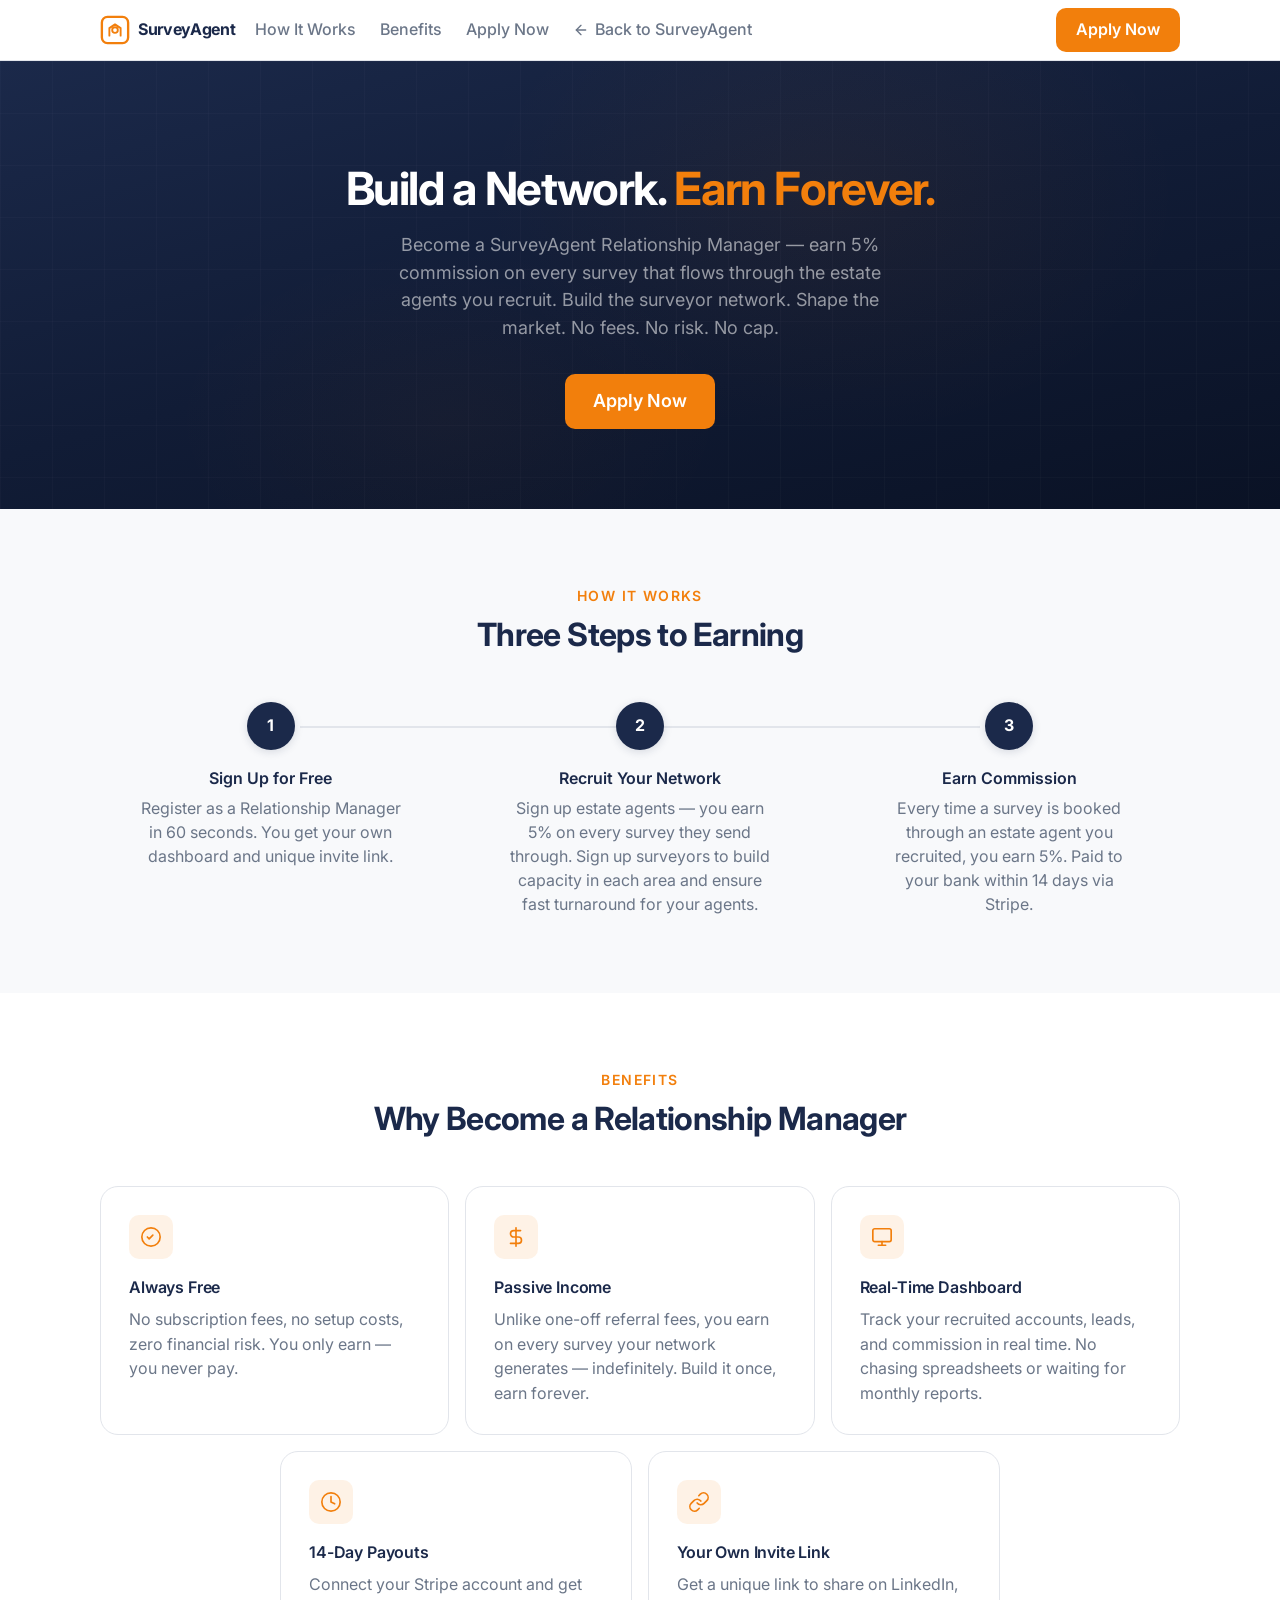
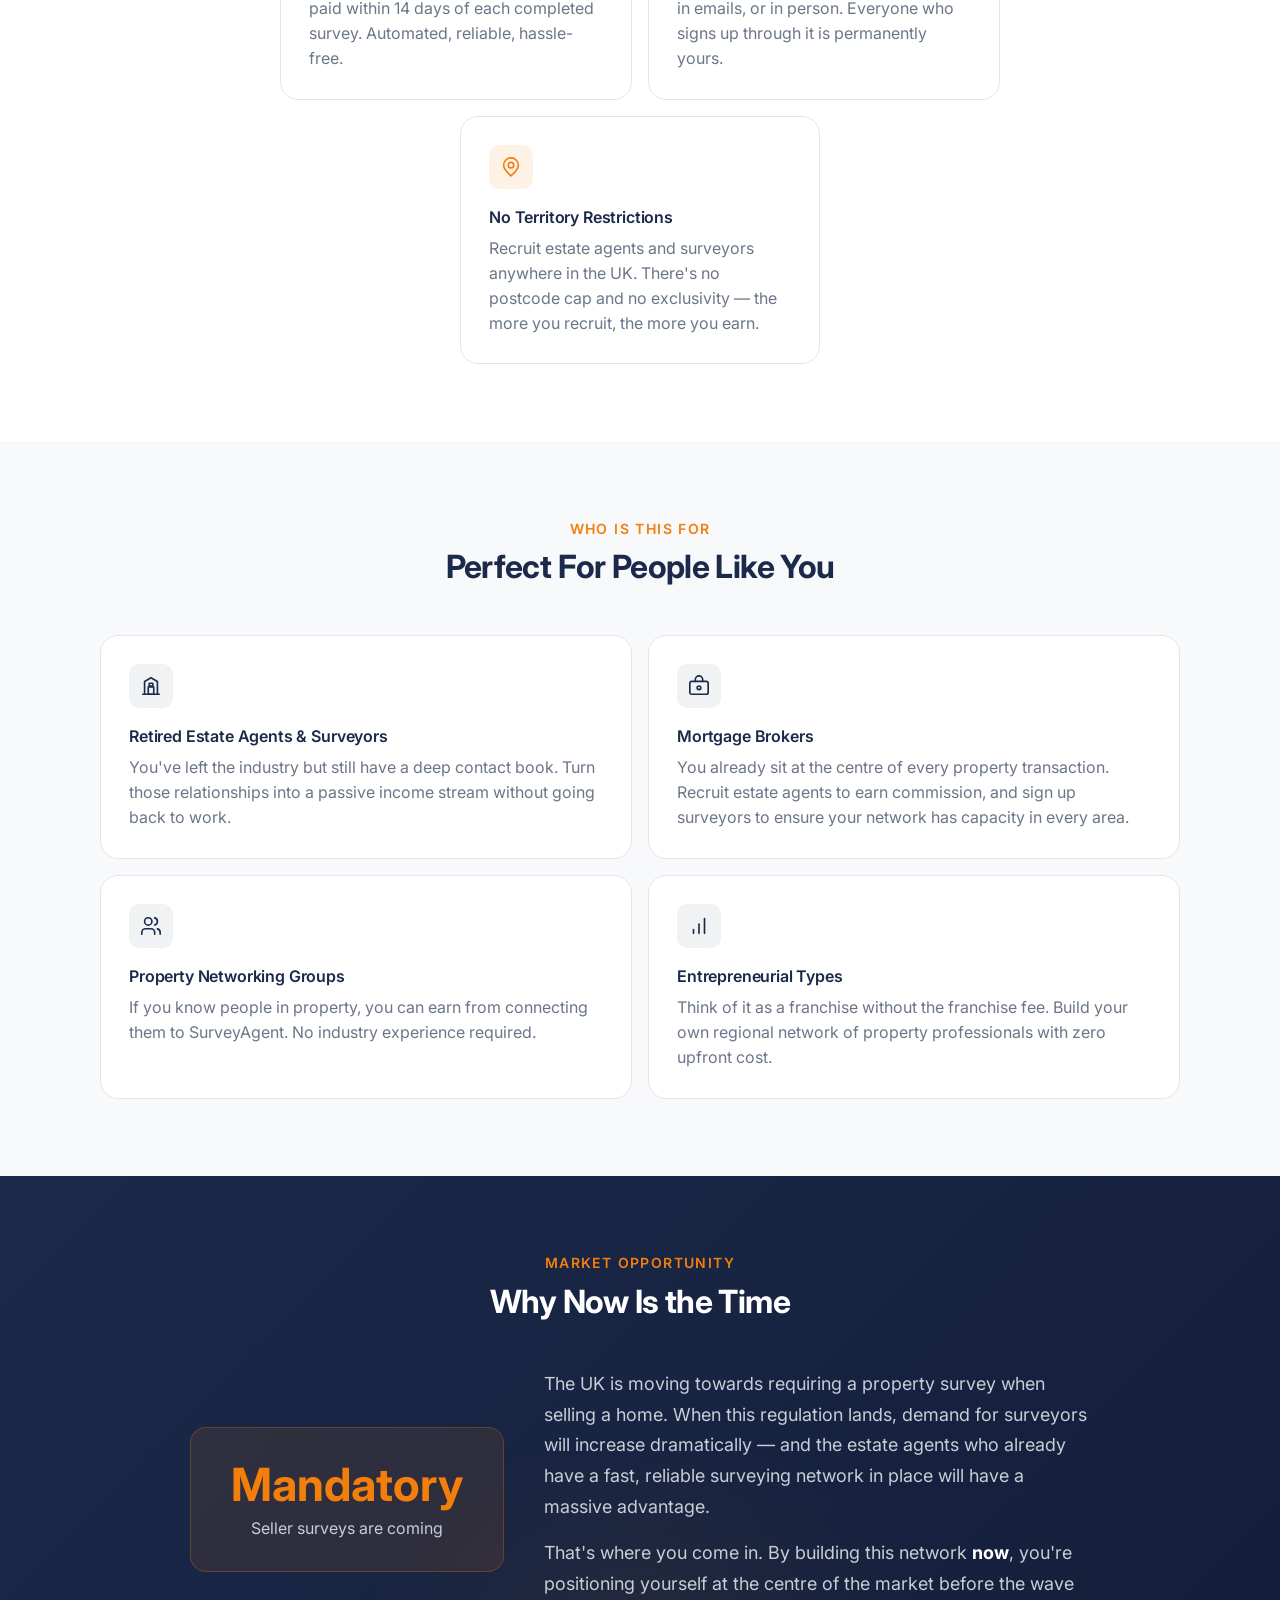
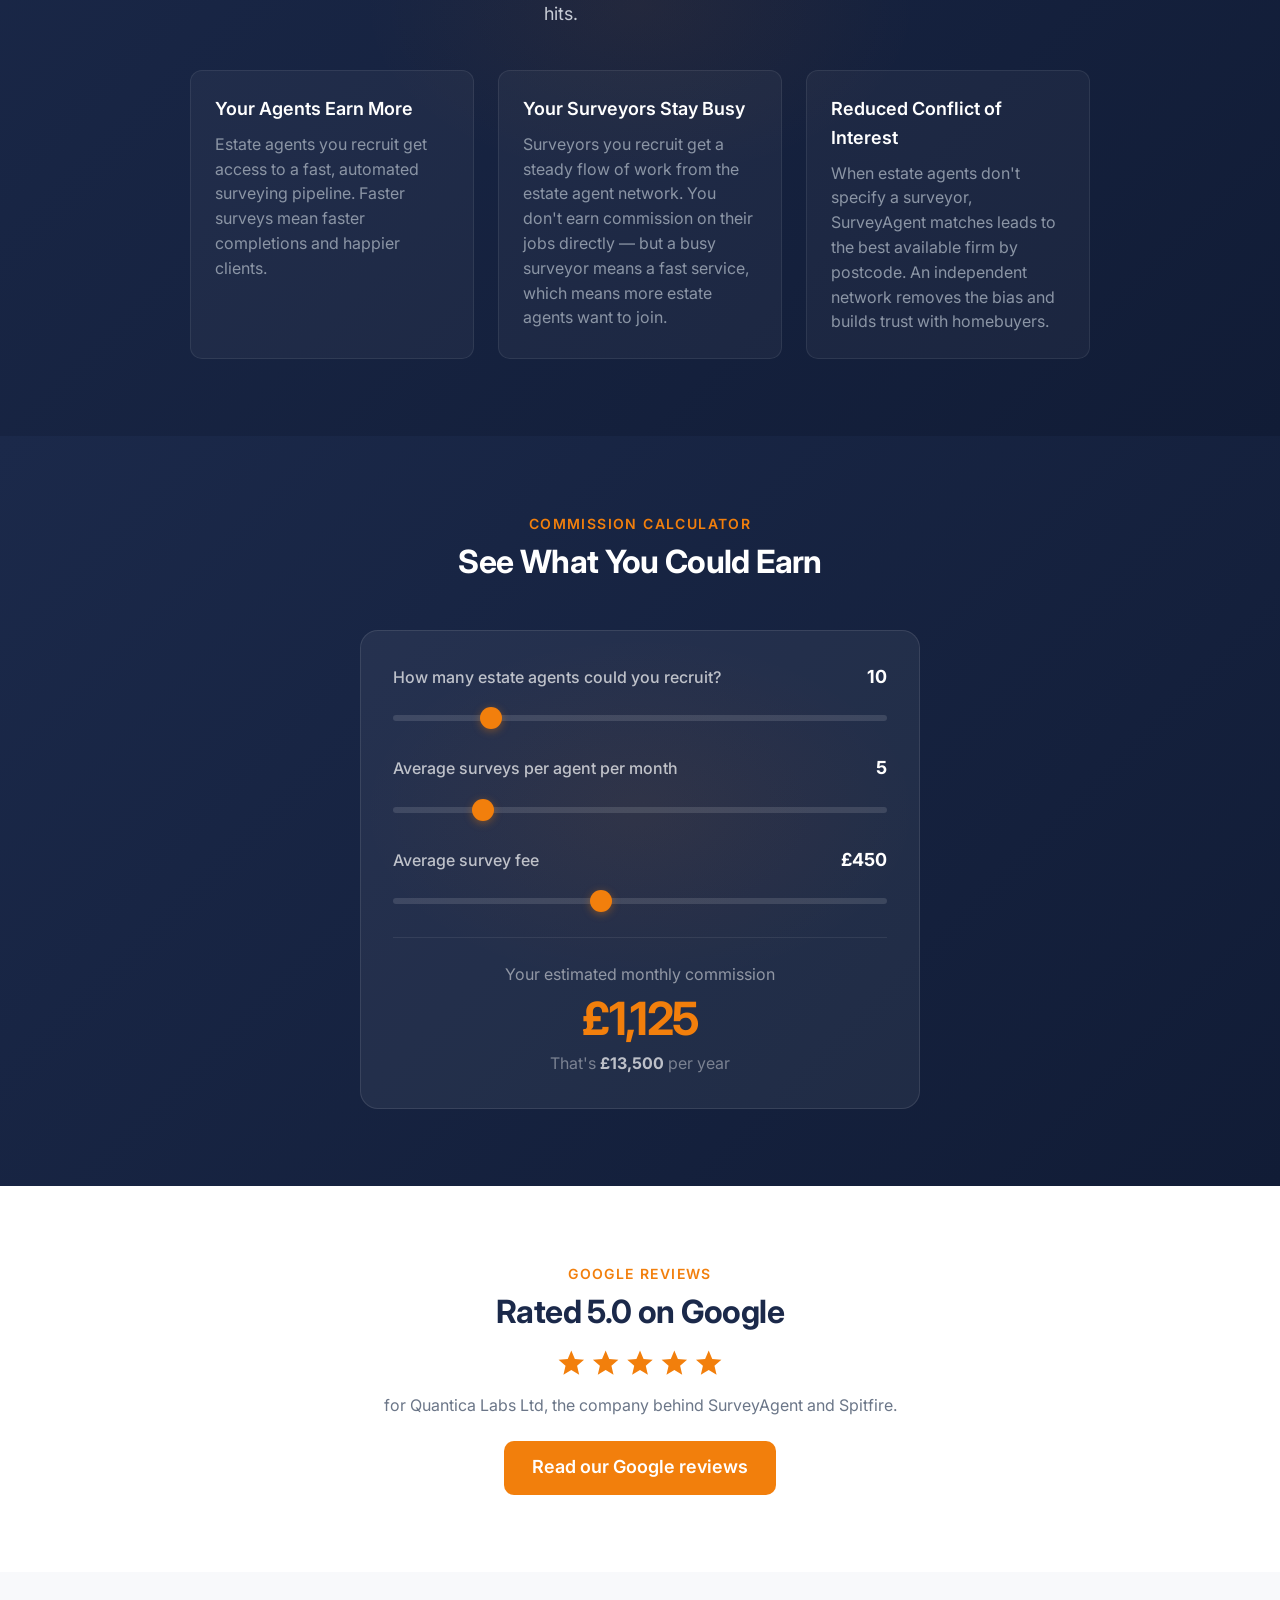
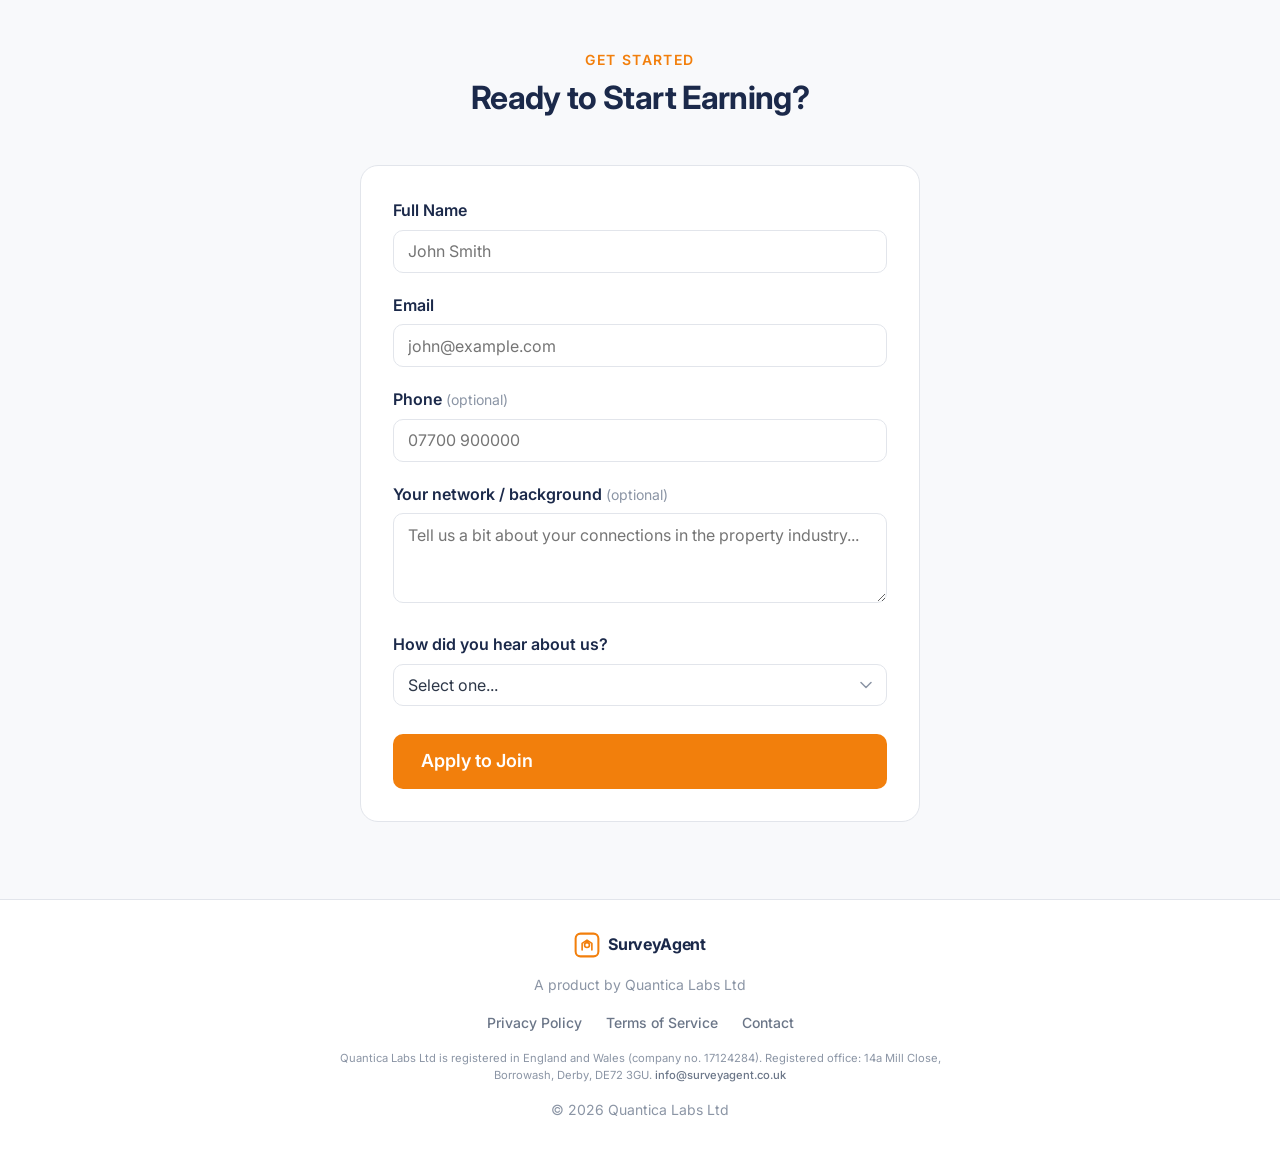
<file: partner.html>
<!DOCTYPE html>
<html lang="en">
<head>
  <meta charset="UTF-8">
  <meta name="viewport" content="width=device-width, initial-scale=1.0">
  <title>Become a Relationship Manager — SurveyAgent</title>
  <meta name="description" content="Earn 5% commission on every property survey by recruiting estate agents to SurveyAgent. Build the surveyor network. Free to join, no cap on earnings.">
  <meta property="og:title" content="Become a Relationship Manager — SurveyAgent">
  <meta property="og:description" content="Earn 5% commission on every property survey by recruiting estate agents to SurveyAgent. Build the surveyor network. Free to join, no cap on earnings.">
  <meta property="og:type" content="website">
  <meta property="og:url" content="https://surveyagent.co.uk/partner">
  <meta name="twitter:card" content="summary_large_image">
  <meta name="twitter:title" content="Become a Relationship Manager — SurveyAgent">
  <meta name="twitter:description" content="Earn 5% commission on every property survey by recruiting estate agents to SurveyAgent. Build the surveyor network. Free to join, no cap on earnings.">
  <link rel="preconnect" href="https://fonts.googleapis.com">
  <link rel="preconnect" href="https://fonts.gstatic.com" crossorigin>
  <link href="https://fonts.googleapis.com/css2?family=Inter:wght@400;500;600;700&display=swap" rel="stylesheet">
  <link rel="icon" type="image/svg+xml" href="data:image/svg+xml,%3Csvg width='32' height='32' viewBox='0 0 32 32' fill='none' xmlns='http://www.w3.org/2000/svg'%3E%3Crect x='2' y='2' width='28' height='28' rx='6' stroke='%23f27f0c' stroke-width='2.5'/%3E%3Cpath d='M10 22V14L16 10L22 14V22' stroke='%23f27f0c' stroke-width='2' stroke-linecap='round' stroke-linejoin='round'/%3E%3Ccircle cx='16' cy='16' r='3' stroke='%23f27f0c' stroke-width='2'/%3E%3C/svg%3E">
  <style>
    /* ===== RESET & BASE ===== */
    *, *::before, *::after { box-sizing: border-box; margin: 0; padding: 0; }

    html {
      -webkit-font-smoothing: antialiased;
      -moz-osx-font-smoothing: grayscale;
      text-rendering: optimizeLegibility;
      scroll-behavior: smooth;
    }

    :root {
      --navy: #1b294a;
      --navy-dark: #111c36;
      --navy-deeper: #0a1225;
      --orange: #f27f0c;
      --orange-hover: #d96f08;
      --orange-glow: rgba(242, 127, 12, 0.15);
      --orange-light: rgba(242, 127, 12, 0.1);
      --white: #ffffff;
      --gray-50: #f8f9fb;
      --gray-100: #f0f2f5;
      --gray-200: #e2e5eb;
      --gray-300: #c8cdd6;
      --gray-400: #8b95a5;
      --gray-500: #6b7688;
      --gray-600: #4a5568;
      --gray-700: #2d3748;
      --text-xs: clamp(0.75rem, 0.7rem + 0.25vw, 0.875rem);
      --text-sm: clamp(0.875rem, 0.8rem + 0.35vw, 1rem);
      --text-base: clamp(1rem, 0.95rem + 0.25vw, 1.125rem);
      --text-lg: clamp(1.125rem, 1rem + 0.75vw, 1.375rem);
      --text-xl: clamp(1.375rem, 1.1rem + 1.2vw, 2rem);
      --text-2xl: clamp(1.75rem, 1.1rem + 2.2vw, 3rem);
      --font-body: 'Inter', -apple-system, BlinkMacSystemFont, 'Segoe UI', sans-serif;
      --radius-sm: 0.375rem;
      --radius-md: 0.625rem;
      --radius-lg: 0.875rem;
      --radius-xl: 1.125rem;
      --shadow-sm: 0 1px 3px rgba(0,0,0,0.06), 0 1px 2px rgba(0,0,0,0.04);
      --shadow-md: 0 4px 16px rgba(0,0,0,0.07), 0 2px 4px rgba(0,0,0,0.04);
      --shadow-lg: 0 10px 32px rgba(0,0,0,0.1), 0 4px 10px rgba(0,0,0,0.05);
      --transition-fast: 180ms cubic-bezier(0.16, 1, 0.3, 1);
      --transition-med: 300ms cubic-bezier(0.16, 1, 0.3, 1);
    }

    body {
      font-family: var(--font-body);
      font-size: var(--text-base);
      line-height: 1.6;
      color: var(--gray-700);
      background-color: var(--white);
      overflow-x: hidden;
    }

    a { text-decoration: none; color: inherit; }
    button { cursor: pointer; background: none; border: none; font: inherit; }

    /* ===== SCROLL REVEAL ===== */
    [data-reveal] {
      opacity: 0;
      transform: translateY(20px);
      transition: opacity 0.55s cubic-bezier(0.16, 1, 0.3, 1),
                  transform 0.55s cubic-bezier(0.16, 1, 0.3, 1);
    }
    [data-reveal].is-visible {
      opacity: 1;
      transform: translateY(0);
    }
    [data-reveal-child] > * {
      opacity: 0;
      transform: translateY(16px);
      transition: opacity 0.5s cubic-bezier(0.16, 1, 0.3, 1),
                  transform 0.5s cubic-bezier(0.16, 1, 0.3, 1);
    }
    [data-reveal-child].is-visible > * {
      opacity: 1;
      transform: translateY(0);
    }
    [data-reveal-child].is-visible > *:nth-child(1) { transition-delay: 0s; }
    [data-reveal-child].is-visible > *:nth-child(2) { transition-delay: 0.08s; }
    [data-reveal-child].is-visible > *:nth-child(3) { transition-delay: 0.16s; }
    [data-reveal-child].is-visible > *:nth-child(4) { transition-delay: 0.24s; }
    [data-reveal-child].is-visible > *:nth-child(5) { transition-delay: 0.32s; }
    [data-reveal-child].is-visible > *:nth-child(6) { transition-delay: 0.40s; }

    /* ===== STICKY NAV ===== */
    .nav {
      position: sticky;
      top: 0;
      z-index: 100;
      background: rgba(255,255,255,0.92);
      backdrop-filter: blur(16px) saturate(180%);
      -webkit-backdrop-filter: blur(16px) saturate(180%);
      border-bottom: 1px solid var(--gray-200);
      padding: 0 1.5rem;
    }

    .nav-inner {
      max-width: 1080px;
      margin: 0 auto;
      display: flex;
      align-items: center;
      justify-content: space-between;
      height: 60px;
    }

    .nav-left {
      display: flex;
      align-items: center;
      gap: 1.25rem;
    }

    .nav-logo {
      display: flex;
      align-items: center;
      gap: 0.5rem;
      transition: opacity var(--transition-fast);
    }
    .nav-logo:hover { opacity: 0.7; }
    .nav-logo svg { width: 30px; height: 30px; }
    .nav-logo .wordmark {
      font-size: var(--text-sm);
      font-weight: 700;
      color: var(--navy);
      letter-spacing: -0.02em;
    }

    .nav-links {
      display: flex;
      align-items: center;
      gap: 1.5rem;
    }

    .nav-links a {
      font-size: var(--text-sm);
      color: var(--gray-500);
      font-weight: 500;
      transition: color var(--transition-fast);
    }
    .nav-links a:hover { color: var(--navy); }

    .nav-back {
      font-size: var(--text-sm);
      color: var(--gray-400);
      display: flex;
      align-items: center;
      gap: 0.35rem;
      transition: color var(--transition-fast);
      font-weight: 500;
    }
    .nav-back:hover { color: var(--navy); }
    .nav-back svg {
      width: 16px; height: 16px;
      stroke: currentColor; fill: none;
      stroke-width: 2; stroke-linecap: round; stroke-linejoin: round;
    }

    .nav-hamburger {
      display: none;
      width: 36px;
      height: 36px;
      align-items: center;
      justify-content: center;
      border-radius: var(--radius-sm);
      transition: background var(--transition-fast);
    }
    .nav-hamburger:hover { background: var(--gray-100); }
    .nav-hamburger svg {
      width: 20px; height: 20px;
      stroke: var(--navy); fill: none;
      stroke-width: 2; stroke-linecap: round; stroke-linejoin: round;
    }

    .nav-right {
      display: flex;
      align-items: center;
      gap: 1rem;
    }

    .btn-cta {
      display: inline-flex;
      align-items: center;
      gap: 0.5rem;
      padding: 0.575rem 1.25rem;
      background: var(--orange);
      color: var(--white);
      font-size: var(--text-sm);
      font-weight: 600;
      border-radius: var(--radius-md);
      transition: all var(--transition-fast);
      white-space: nowrap;
    }
    .btn-cta:hover {
      background: var(--orange-hover);
      transform: translateY(-1px);
      box-shadow: 0 4px 14px rgba(242,127,12,0.3);
    }

    .btn-cta-lg {
      padding: 0.8rem 1.75rem;
      font-size: var(--text-base);
      border-radius: var(--radius-md);
    }

    /* ===== MOBILE NAV ===== */
    .mobile-menu {
      display: none;
      position: fixed;
      top: 60px;
      left: 0;
      right: 0;
      background: var(--white);
      border-bottom: 1px solid var(--gray-200);
      padding: 1rem 1.5rem;
      z-index: 99;
      box-shadow: var(--shadow-lg);
    }
    .mobile-menu.is-open { display: block; }
    .mobile-menu a {
      display: block;
      padding: 0.75rem 0;
      font-size: var(--text-sm);
      font-weight: 500;
      color: var(--gray-600);
      border-bottom: 1px solid var(--gray-100);
      transition: color var(--transition-fast);
    }
    .mobile-menu a:last-child { border-bottom: none; }
    .mobile-menu a:hover { color: var(--orange); }

    @media (max-width: 700px) {
      .nav-links { display: none; }
      .nav-hamburger { display: flex; }
    }

    /* ===== HERO ===== */
    .sales-hero {
      background: linear-gradient(165deg, var(--navy) 0%, var(--navy-dark) 50%, var(--navy-deeper) 100%);
      padding: clamp(4rem, 8vw, 6.5rem) 1.5rem clamp(3.5rem, 7vw, 5rem);
      text-align: center;
      position: relative;
      overflow: hidden;
    }

    .sales-hero::before {
      content: '';
      position: absolute;
      inset: 0;
      background:
        radial-gradient(ellipse 500px 350px at 65% 30%, rgba(242,127,12,0.05) 0%, transparent 70%),
        radial-gradient(ellipse 400px 250px at 35% 80%, rgba(242,127,12,0.03) 0%, transparent 70%);
      pointer-events: none;
    }

    .sales-hero::after {
      content: '';
      position: absolute;
      inset: 0;
      background-image:
        linear-gradient(rgba(255,255,255,0.018) 1px, transparent 1px),
        linear-gradient(90deg, rgba(255,255,255,0.018) 1px, transparent 1px);
      background-size: 52px 52px;
      pointer-events: none;
    }

    .sales-hero-content {
      position: relative;
      z-index: 2;
      max-width: 620px;
      margin: 0 auto;
      animation: heroIn 0.7s cubic-bezier(0.16, 1, 0.3, 1) both;
    }
    @keyframes heroIn {
      from { opacity: 0; transform: translateY(-10px); }
      to   { opacity: 1; transform: translateY(0); }
    }

    .sales-hero h1 {
      font-size: var(--text-2xl);
      font-weight: 700;
      color: var(--white);
      letter-spacing: -0.03em;
      line-height: 1.12;
      margin-bottom: 1rem;
    }
    .sales-hero h1 span { color: var(--orange); }

    .sales-hero p {
      font-size: var(--text-base);
      color: rgba(255,255,255,0.55);
      line-height: 1.55;
      max-width: 500px;
      margin: 0 auto 2rem;
    }

    .sales-hero .btn-cta {
      animation: heroIn 0.7s 0.15s cubic-bezier(0.16, 1, 0.3, 1) both;
    }

    /* ===== SECTIONS ===== */
    .section {
      padding: clamp(3rem, 6vw, 5rem) 1.5rem;
    }

    .section-alt { background: var(--gray-50); }

    .section-navy {
      background: linear-gradient(135deg, var(--navy) 0%, var(--navy-dark) 100%);
      position: relative;
      overflow: hidden;
    }
    .section-navy::before {
      content: '';
      position: absolute;
      inset: 0;
      background: radial-gradient(ellipse 400px 250px at 50% 50%, rgba(242,127,12,0.06) 0%, transparent 70%);
      pointer-events: none;
    }

    .section-inner {
      max-width: 1080px;
      margin: 0 auto;
    }

    .section-header {
      text-align: center;
      margin-bottom: clamp(2rem, 4vw, 3rem);
    }

    .section-label {
      font-size: var(--text-xs);
      font-weight: 600;
      color: var(--orange);
      text-transform: uppercase;
      letter-spacing: 0.1em;
      margin-bottom: 0.5rem;
    }

    .section-title {
      font-size: var(--text-xl);
      font-weight: 700;
      color: var(--navy);
      letter-spacing: -0.02em;
      line-height: 1.2;
    }

    .section-navy .section-title { color: var(--white); }
    .section-navy .section-label { color: var(--orange); }

    /* ===== HOW IT WORKS ===== */
    .steps-grid {
      display: grid;
      grid-template-columns: repeat(3, 1fr);
      gap: 1.75rem;
      position: relative;
    }

    @media (min-width: 861px) {
      .steps-grid::before {
        content: '';
        position: absolute;
        top: 24px;
        left: calc(16.667% + 1.25rem);
        right: calc(16.667% + 1.25rem);
        height: 2px;
        background: linear-gradient(90deg, var(--gray-200) 0%, var(--gray-200) 100%);
        background-size: 8px 2px;
      }
    }

    @media (max-width: 860px) {
      .steps-grid { grid-template-columns: 1fr; gap: 1.25rem; }
    }

    .step-item { text-align: center; position: relative; }

    .step-number {
      width: 48px;
      height: 48px;
      border-radius: 50%;
      background: var(--navy);
      color: var(--white);
      font-weight: 700;
      font-size: var(--text-sm);
      display: inline-flex;
      align-items: center;
      justify-content: center;
      margin-bottom: 1rem;
      position: relative;
      z-index: 2;
      box-shadow: 0 2px 8px rgba(27,41,74,0.15);
    }

    .step-item h3 {
      font-size: var(--text-sm);
      font-weight: 600;
      color: var(--navy);
      margin-bottom: 0.25rem;
    }

    .step-item p {
      font-size: var(--text-sm);
      color: var(--gray-500);
      line-height: 1.5;
      max-width: 260px;
      margin: 0 auto;
    }

    /* ===== BENEFIT CARDS ===== */
    .benefit-grid {
      display: grid;
      gap: 1rem;
    }

    .benefit-grid-3 { grid-template-columns: repeat(3, 1fr); }

    @media (max-width: 860px) {
      .benefit-grid-3 { grid-template-columns: 1fr; }
    }

    .benefit-card {
      background: var(--white);
      border: 1px solid var(--gray-200);
      border-radius: var(--radius-xl);
      padding: 1.75rem;
      transition: all var(--transition-med);
    }

    .section-alt .benefit-card { background: var(--white); }

    .benefit-card:hover {
      transform: translateY(-3px);
      box-shadow: var(--shadow-lg);
      border-color: var(--gray-300);
    }

    .benefit-icon {
      width: 44px;
      height: 44px;
      border-radius: var(--radius-md);
      background: var(--orange-light);
      display: flex;
      align-items: center;
      justify-content: center;
      margin-bottom: 1rem;
    }

    .benefit-icon svg {
      width: 22px; height: 22px;
      stroke: var(--orange); fill: none;
      stroke-width: 1.8;
      stroke-linecap: round; stroke-linejoin: round;
    }

    .benefit-card h3 {
      font-size: var(--text-sm);
      font-weight: 600;
      color: var(--navy);
      margin-bottom: 0.375rem;
      letter-spacing: -0.01em;
    }

    .benefit-card p {
      font-size: var(--text-sm);
      color: var(--gray-500);
      line-height: 1.55;
    }

    .benefit-bottom-row {
      display: grid;
      grid-template-columns: repeat(2, 1fr);
      gap: 1rem;
      max-width: 720px;
      margin: 1rem auto 0;
    }

    @media (max-width: 860px) {
      .benefit-bottom-row { grid-template-columns: 1fr; max-width: 100%; }
    }

    /* ===== PERSONA CARDS ===== */
    .persona-grid {
      display: grid;
      grid-template-columns: repeat(2, 1fr);
      gap: 1rem;
    }

    @media (max-width: 700px) {
      .persona-grid { grid-template-columns: 1fr; }
    }

    .persona-card {
      background: var(--white);
      border: 1px solid var(--gray-200);
      border-radius: var(--radius-xl);
      padding: 1.75rem;
      transition: all var(--transition-med);
    }

    .persona-card:hover {
      transform: translateY(-3px);
      box-shadow: var(--shadow-lg);
      border-color: var(--gray-300);
    }

    .persona-icon {
      width: 44px;
      height: 44px;
      border-radius: var(--radius-md);
      background: rgba(27,41,74,0.06);
      display: flex;
      align-items: center;
      justify-content: center;
      margin-bottom: 1rem;
    }

    .persona-icon svg {
      width: 22px; height: 22px;
      stroke: var(--navy); fill: none;
      stroke-width: 1.8;
      stroke-linecap: round; stroke-linejoin: round;
    }

    .persona-card h3 {
      font-size: var(--text-sm);
      font-weight: 600;
      color: var(--navy);
      margin-bottom: 0.375rem;
      letter-spacing: -0.01em;
    }

    .persona-card p {
      font-size: var(--text-sm);
      color: var(--gray-500);
      line-height: 1.55;
    }

    /* ===== MARKET OPPORTUNITY ===== */
    .opportunity-content {
      max-width: 900px;
      margin: 0 auto;
    }

    .opportunity-main {
      display: flex;
      gap: 2.5rem;
      align-items: center;
      margin-bottom: 2.5rem;
    }

    .opportunity-highlight {
      flex-shrink: 0;
      background: rgba(242, 127, 12, 0.1);
      border: 1px solid rgba(242, 127, 12, 0.25);
      border-radius: 16px;
      padding: 2rem 2.5rem;
      text-align: center;
      min-width: 180px;
    }

    .opportunity-stat {
      font-size: var(--text-2xl);
      font-weight: 700;
      color: var(--orange);
      line-height: 1.1;
    }

    .opportunity-stat-label {
      font-size: var(--text-sm);
      color: var(--gray-300);
      margin-top: 0.5rem;
      line-height: 1.3;
    }

    .opportunity-text p {
      color: var(--gray-300);
      font-size: var(--text-base);
      line-height: 1.7;
    }

    .opportunity-text strong {
      color: var(--white);
    }

    .opportunity-cards {
      display: grid;
      grid-template-columns: repeat(3, 1fr);
      gap: 1.5rem;
    }

    .opportunity-card {
      background: rgba(255, 255, 255, 0.04);
      border: 1px solid rgba(255, 255, 255, 0.08);
      border-radius: 12px;
      padding: 1.5rem;
      transition: border-color 0.3s ease, transform 0.3s ease;
    }

    .opportunity-card:hover {
      border-color: rgba(242, 127, 12, 0.3);
      transform: translateY(-2px);
    }

    .opportunity-card h3 {
      font-size: var(--text-base);
      font-weight: 600;
      color: var(--white);
      margin-bottom: 0.5rem;
    }

    .opportunity-card p {
      font-size: var(--text-sm);
      color: var(--gray-400);
      line-height: 1.55;
    }

    @media (max-width: 768px) {
      .opportunity-main {
        flex-direction: column;
        text-align: center;
      }
      .opportunity-cards {
        grid-template-columns: 1fr;
      }
    }

    /* ===== CALCULATOR ===== */
    .calc-wrapper {
      max-width: 560px;
      margin: 0 auto;
      position: relative;
      z-index: 1;
    }

    .calc-card {
      background: rgba(255,255,255,0.06);
      border: 1px solid rgba(255,255,255,0.1);
      border-radius: var(--radius-xl);
      padding: 2rem;
    }

    .calc-field {
      margin-bottom: 1.5rem;
    }

    .calc-field label {
      display: flex;
      justify-content: space-between;
      align-items: baseline;
      font-size: var(--text-sm);
      font-weight: 500;
      color: rgba(255,255,255,0.7);
      margin-bottom: 0.625rem;
    }

    .calc-field label .calc-val {
      font-weight: 700;
      color: var(--white);
      font-size: var(--text-base);
    }

    .calc-slider {
      -webkit-appearance: none;
      appearance: none;
      width: 100%;
      height: 6px;
      border-radius: 3px;
      background: rgba(255,255,255,0.12);
      outline: none;
    }

    .calc-slider::-webkit-slider-thumb {
      -webkit-appearance: none;
      appearance: none;
      width: 22px;
      height: 22px;
      border-radius: 50%;
      background: var(--orange);
      cursor: pointer;
      box-shadow: 0 2px 8px rgba(242,127,12,0.4);
      transition: transform var(--transition-fast);
    }
    .calc-slider::-webkit-slider-thumb:hover {
      transform: scale(1.15);
    }

    .calc-slider::-moz-range-thumb {
      width: 22px;
      height: 22px;
      border-radius: 50%;
      background: var(--orange);
      cursor: pointer;
      border: none;
      box-shadow: 0 2px 8px rgba(242,127,12,0.4);
    }

    .calc-result {
      text-align: center;
      padding-top: 1.5rem;
      border-top: 1px solid rgba(255,255,255,0.08);
    }

    .calc-result-label {
      font-size: var(--text-sm);
      color: rgba(255,255,255,0.5);
      margin-bottom: 0.25rem;
    }

    .calc-result-value {
      font-size: var(--text-2xl);
      font-weight: 700;
      color: var(--orange);
      letter-spacing: -0.03em;
      line-height: 1.2;
    }

    .calc-result-annual {
      font-size: var(--text-sm);
      color: rgba(255,255,255,0.4);
      margin-top: 0.25rem;
    }

    .calc-result-annual strong {
      color: rgba(255,255,255,0.7);
    }

    /* ===== GOOGLE REVIEWS ===== */
    .reviews-block {
      text-align: center;
      max-width: 40rem;
      margin: 0 auto;
    }

    .reviews-stars {
      display: flex;
      justify-content: center;
      margin: 1rem 0 0.9rem;
      color: var(--orange);
    }

    .reviews-stars svg {
      width: 10.5rem;
      height: auto;
      display: block;
    }

    .reviews-company {
      margin-top: 0.35rem;
      font-size: var(--text-sm);
      color: var(--gray-500);
      line-height: 1.5;
    }

    .reviews-actions {
      display: flex;
      justify-content: center;
      margin-top: 1.5rem;
    }

    .reviews-actions .btn-cta {
      justify-content: center;
    }

    .reviews-actions a:focus-visible {
      outline: 2px solid var(--navy);
      outline-offset: 3px;
    }

    @media (max-width: 540px) {
      .reviews-stars svg { width: 9rem; }
      .reviews-actions .btn-cta {
        width: min(100%, 20rem);
      }
    }

    /* ===== APPLICATION FORM ===== */
    .form-card {
      max-width: 560px;
      margin: 0 auto;
      background: var(--white);
      border: 1px solid var(--gray-200);
      border-radius: var(--radius-xl);
      padding: 2rem;
    }

    .section-alt .form-card { background: var(--white); }

    .form-group {
      margin-bottom: 1.25rem;
    }

    .form-group label {
      display: block;
      font-size: var(--text-sm);
      font-weight: 600;
      color: var(--navy);
      margin-bottom: 0.375rem;
    }

    .form-group label .optional {
      font-weight: 400;
      color: var(--gray-400);
      font-size: var(--text-xs);
    }

    .form-input,
    .form-select,
    .form-textarea {
      width: 100%;
      padding: 0.65rem 0.875rem;
      border: 1px solid var(--gray-200);
      border-radius: var(--radius-md);
      font-family: var(--font-body);
      font-size: var(--text-sm);
      color: var(--gray-700);
      background: var(--white);
      transition: border-color var(--transition-fast), box-shadow var(--transition-fast);
      outline: none;
    }

    .form-input:focus,
    .form-select:focus,
    .form-textarea:focus {
      border-color: var(--orange);
      box-shadow: 0 0 0 3px var(--orange-glow);
    }

    .form-textarea {
      min-height: 90px;
      resize: vertical;
    }

    .form-select {
      appearance: none;
      background-image: url("data:image/svg+xml,%3Csvg width='12' height='8' viewBox='0 0 12 8' fill='none' xmlns='http://www.w3.org/2000/svg'%3E%3Cpath d='M1 1.5L6 6.5L11 1.5' stroke='%238b95a5' stroke-width='1.5' stroke-linecap='round' stroke-linejoin='round'/%3E%3C/svg%3E");
      background-repeat: no-repeat;
      background-position: right 0.875rem center;
      padding-right: 2.5rem;
    }

    .form-submit {
      width: 100%;
      margin-top: 0.5rem;
    }

    .form-success {
      display: none;
      text-align: center;
      padding: 2rem 1rem;
    }

    .form-success.is-visible { display: block; }

    .form-success-icon {
      width: 56px;
      height: 56px;
      border-radius: 50%;
      background: rgba(34,197,94,0.1);
      display: inline-flex;
      align-items: center;
      justify-content: center;
      margin-bottom: 1rem;
    }

    .form-success-icon svg {
      width: 28px; height: 28px;
      stroke: #22c55e; fill: none;
      stroke-width: 2; stroke-linecap: round; stroke-linejoin: round;
    }

    .form-success h3 {
      font-size: var(--text-lg);
      font-weight: 700;
      color: var(--navy);
      margin-bottom: 0.5rem;
    }

    .form-success p {
      font-size: var(--text-sm);
      color: var(--gray-500);
      line-height: 1.55;
    }

    .form-success a {
      color: var(--orange);
      font-weight: 600;
    }
    .form-success a:hover { text-decoration: underline; }

    /* ===== CTA BAND ===== */
    .cta-band {
      background: linear-gradient(135deg, var(--navy) 0%, var(--navy-dark) 100%);
      padding: clamp(2.5rem, 5vw, 4rem) 1.5rem;
      text-align: center;
      position: relative;
      overflow: hidden;
    }

    .cta-band::before {
      content: '';
      position: absolute;
      inset: 0;
      background: radial-gradient(ellipse 400px 250px at 50% 50%, rgba(242,127,12,0.06) 0%, transparent 70%);
      pointer-events: none;
    }

    .cta-band h2 {
      font-size: var(--text-xl);
      font-weight: 700;
      color: var(--white);
      margin-bottom: 0.5rem;
      letter-spacing: -0.02em;
      position: relative;
      z-index: 1;
    }

    .cta-band p {
      font-size: var(--text-sm);
      color: rgba(255,255,255,0.45);
      margin-bottom: 1.5rem;
      position: relative;
      z-index: 1;
    }

    .cta-band .btn-cta { position: relative; z-index: 1; }

    /* ===== FOOTER ===== */
    .footer {
      padding: 2rem 1.5rem;
      text-align: center;
      border-top: 1px solid var(--gray-200);
    }

    .footer-inner {
      max-width: 1080px;
      margin: 0 auto;
      display: flex;
      flex-direction: column;
      align-items: center;
      gap: 1rem;
    }

    .footer-logo {
      display: flex;
      align-items: center;
      gap: 0.5rem;
    }
    .footer-logo svg { width: 26px; height: 26px; }
    .footer-logo .wordmark {
      font-size: var(--text-sm);
      font-weight: 700;
      color: var(--navy);
      letter-spacing: -0.02em;
    }

    .footer-links {
      display: flex;
      flex-wrap: wrap;
      justify-content: center;
      align-items: center;
      gap: 1.5rem;
      font-size: var(--text-xs);
    }

    .footer-links a {
      color: var(--gray-500);
      transition: color var(--transition-fast);
      font-weight: 500;
    }
    .footer-links a:hover { color: var(--orange); }

    .footer-copy {
      font-size: var(--text-xs);
      color: var(--gray-400);
    }

    .footer-legal {
      width: 100%;
      max-width: 40rem;
      margin: 0 auto;
      padding: 0 0.75rem;
      font-size: 0.7rem;
      color: var(--gray-400);
      line-height: 1.45;
      text-align: center;
    }
    .footer-legal a {
      color: var(--gray-500);
      font-weight: 500;
    }
    .footer-legal a:hover { color: var(--orange); }

    /* ===== MOBILE REFINEMENTS ===== */
    @media (max-width: 540px) {
      .nav-inner { height: 52px; }
      .benefit-card, .persona-card { padding: 1.375rem; }
      .section { padding: clamp(2.5rem, 5vw, 3.5rem) 1.25rem; }
      .sales-hero { padding: clamp(3rem, 7vw, 4.5rem) 1.25rem clamp(2.5rem, 5vw, 3.5rem); }
      .calc-card { padding: 1.5rem; }
      .form-card { padding: 1.5rem; }
    }

    .sr-only {
      position: absolute; width: 1px; height: 1px; padding: 0; margin: -1px;
      overflow: hidden; clip: rect(0,0,0,0); white-space: nowrap; border-width: 0;
    }
  </style>
</head>
<body>

  <!-- ===== NAV ===== -->
  <nav class="nav">
    <div class="nav-inner">
      <div class="nav-left">
        <a href="https://surveyagent.co.uk" class="nav-logo" aria-label="SurveyAgent home">
          <svg width="30" height="30" viewBox="0 0 32 32" fill="none"><rect x="2" y="2" width="28" height="28" rx="6" stroke="#f27f0c" stroke-width="2.5"/><path d="M10 22V14L16 10L22 14V22" stroke="#f27f0c" stroke-width="2" stroke-linecap="round" stroke-linejoin="round"/><circle cx="16" cy="16" r="3" stroke="#f27f0c" stroke-width="2"/></svg>
          <span class="wordmark">SurveyAgent</span>
        </a>
        <div class="nav-links">
          <a href="#how-it-works">How It Works</a>
          <a href="#benefits">Benefits</a>
          <a href="#apply">Apply Now</a>
          <a href="https://surveyagent.co.uk" class="nav-back">
            <svg viewBox="0 0 24 24"><path d="M19 12H5"/><path d="M12 19l-7-7 7-7"/></svg>
            Back to SurveyAgent
          </a>
        </div>
      </div>
      <div class="nav-right">
        <button class="nav-hamburger" aria-label="Open menu" id="hamburger">
          <svg viewBox="0 0 24 24"><line x1="3" y1="6" x2="21" y2="6"/><line x1="3" y1="12" x2="21" y2="12"/><line x1="3" y1="18" x2="21" y2="18"/></svg>
        </button>
        <a href="#apply" class="btn-cta">Apply Now</a>
      </div>
    </div>
  </nav>

  <!-- ===== MOBILE MENU ===== -->
  <div class="mobile-menu" id="mobile-menu">
    <a href="#how-it-works">How It Works</a>
    <a href="#benefits">Benefits</a>
    <a href="#apply">Apply Now</a>
    <a href="https://surveyagent.co.uk">Back to SurveyAgent</a>
  </div>

  <!-- ===== HERO ===== -->
  <section class="sales-hero">
    <div class="sales-hero-content">
      <h1>Build a Network. <span>Earn Forever.</span></h1>
      <p>Become a SurveyAgent Relationship Manager — earn 5% commission on every survey that flows through the estate agents you recruit. Build the surveyor network. Shape the market. No fees. No risk. No cap.</p>
      <a href="#apply" class="btn-cta btn-cta-lg">Apply Now</a>
    </div>
  </section>

  <!-- ===== HOW IT WORKS ===== -->
  <section class="section section-alt" id="how-it-works">
    <div class="section-inner">
      <div class="section-header" data-reveal>
        <div class="section-label">How It Works</div>
        <h2 class="section-title">Three Steps to Earning</h2>
      </div>
      <div class="steps-grid" data-reveal-child>
        <div class="step-item">
          <div class="step-number">1</div>
          <h3>Sign Up for Free</h3>
          <p>Register as a Relationship Manager in 60 seconds. You get your own dashboard and unique invite link.</p>
        </div>
        <div class="step-item">
          <div class="step-number">2</div>
          <h3>Recruit Your Network</h3>
          <p>Sign up estate agents — you earn 5% on every survey they send through. Sign up surveyors to build capacity in each area and ensure fast turnaround for your agents.</p>
        </div>
        <div class="step-item">
          <div class="step-number">3</div>
          <h3>Earn Commission</h3>
          <p>Every time a survey is booked through an estate agent you recruited, you earn 5%. Paid to your bank within 14 days via Stripe.</p>
        </div>
      </div>
    </div>
  </section>

  <!-- ===== BENEFITS ===== -->
  <section class="section" id="benefits">
    <div class="section-inner">
      <div class="section-header" data-reveal>
        <div class="section-label">Benefits</div>
        <h2 class="section-title">Why Become a Relationship Manager</h2>
      </div>
      <div class="benefit-grid benefit-grid-3" data-reveal-child>
        <div class="benefit-card">
          <div class="benefit-icon">
            <svg viewBox="0 0 24 24">
              <circle cx="12" cy="12" r="10"/>
              <path d="M8 12l2 2 4-4"/>
            </svg>
          </div>
          <h3>Always Free</h3>
          <p>No subscription fees, no setup costs, zero financial risk. You only earn — you never pay.</p>
        </div>
        <div class="benefit-card">
          <div class="benefit-icon">
            <svg viewBox="0 0 24 24">
              <path d="M12 2v20"/>
              <path d="M17 5H9.5a3.5 3.5 0 000 7h5a3.5 3.5 0 010 7H6"/>
            </svg>
          </div>
          <h3>Passive Income</h3>
          <p>Unlike one-off referral fees, you earn on every survey your network generates — indefinitely. Build it once, earn forever.</p>
        </div>
        <div class="benefit-card">
          <div class="benefit-icon">
            <svg viewBox="0 0 24 24">
              <rect x="2" y="3" width="20" height="14" rx="2"/>
              <path d="M8 21h8"/>
              <path d="M12 17v4"/>
            </svg>
          </div>
          <h3>Real-Time Dashboard</h3>
          <p>Track your recruited accounts, leads, and commission in real time. No chasing spreadsheets or waiting for monthly reports.</p>
        </div>
      </div>
      <div class="benefit-bottom-row" data-reveal-child>
        <div class="benefit-card">
          <div class="benefit-icon">
            <svg viewBox="0 0 24 24">
              <circle cx="12" cy="12" r="10"/>
              <path d="M12 6v6l4 2"/>
            </svg>
          </div>
          <h3>14-Day Payouts</h3>
          <p>Connect your Stripe account and get paid within 14 days of each completed survey. Automated, reliable, hassle-free.</p>
        </div>
        <div class="benefit-card">
          <div class="benefit-icon">
            <svg viewBox="0 0 24 24">
              <path d="M10 13a5 5 0 007.54.54l3-3a5 5 0 00-7.07-7.07l-1.72 1.71"/>
              <path d="M14 11a5 5 0 00-7.54-.54l-3 3a5 5 0 007.07 7.07l1.71-1.71"/>
            </svg>
          </div>
          <h3>Your Own Invite Link</h3>
          <p>Get a unique link to share on LinkedIn, in emails, or in person. Everyone who signs up through it is permanently yours.</p>
        </div>
      </div>
      <div class="benefit-bottom-row" style="margin-top: 1rem;" data-reveal-child>
        <div class="benefit-card" style="grid-column: 1 / -1; max-width: 360px; margin: 0 auto;">
          <div class="benefit-icon">
            <svg viewBox="0 0 24 24">
              <circle cx="12" cy="10" r="3"/>
              <path d="M12 21.7C17.3 17 20 13 20 10a8 8 0 10-16 0c0 3 2.7 7 8 11.7z"/>
            </svg>
          </div>
          <h3>No Territory Restrictions</h3>
          <p>Recruit estate agents and surveyors anywhere in the UK. There's no postcode cap and no exclusivity — the more you recruit, the more you earn.</p>
        </div>
      </div>
    </div>
  </section>

  <!-- ===== WHO IS THIS FOR ===== -->
  <section class="section section-alt">
    <div class="section-inner">
      <div class="section-header" data-reveal>
        <div class="section-label">Who Is This For</div>
        <h2 class="section-title">Perfect For People Like You</h2>
      </div>
      <div class="persona-grid" data-reveal-child>
        <div class="persona-card">
          <div class="persona-icon">
            <svg viewBox="0 0 24 24">
              <path d="M3 21h18"/>
              <path d="M5 21V7l7-4 7 4v14"/>
              <rect x="9" y="13" width="6" height="8" rx="0.5"/>
              <rect x="10" y="9" width="4" height="3" rx="0.5"/>
            </svg>
          </div>
          <h3>Retired Estate Agents &amp; Surveyors</h3>
          <p>You've left the industry but still have a deep contact book. Turn those relationships into a passive income stream without going back to work.</p>
        </div>
        <div class="persona-card">
          <div class="persona-icon">
            <svg viewBox="0 0 24 24">
              <rect x="2" y="7" width="20" height="14" rx="2"/>
              <path d="M16 7V5a4 4 0 00-8 0v2"/>
              <circle cx="12" cy="14" r="2"/>
            </svg>
          </div>
          <h3>Mortgage Brokers</h3>
          <p>You already sit at the centre of every property transaction. Recruit estate agents to earn commission, and sign up surveyors to ensure your network has capacity in every area.</p>
        </div>
        <div class="persona-card">
          <div class="persona-icon">
            <svg viewBox="0 0 24 24">
              <path d="M16 21v-2a4 4 0 00-4-4H6a4 4 0 00-4 4v2"/>
              <circle cx="9" cy="7" r="4"/>
              <path d="M22 21v-2a4 4 0 00-3-3.87"/>
              <path d="M16 3.13a4 4 0 010 7.75"/>
            </svg>
          </div>
          <h3>Property Networking Groups</h3>
          <p>If you know people in property, you can earn from connecting them to SurveyAgent. No industry experience required.</p>
        </div>
        <div class="persona-card">
          <div class="persona-icon">
            <svg viewBox="0 0 24 24">
              <path d="M12 20V10"/>
              <path d="M18 20V4"/>
              <path d="M6 20v-4"/>
            </svg>
          </div>
          <h3>Entrepreneurial Types</h3>
          <p>Think of it as a franchise without the franchise fee. Build your own regional network of property professionals with zero upfront cost.</p>
        </div>
      </div>
    </div>
  </section>

  <!-- ===== MARKET OPPORTUNITY ===== -->
  <section class="section section-navy">
    <div class="section-inner">
      <div class="section-header" data-reveal>
        <div class="section-label">Market Opportunity</div>
        <h2 class="section-title">Why Now Is the Time</h2>
      </div>
      <div class="opportunity-content" data-reveal>
        <div class="opportunity-main">
          <div class="opportunity-highlight">
            <div class="opportunity-stat">Mandatory</div>
            <div class="opportunity-stat-label">Seller surveys are coming</div>
          </div>
          <div class="opportunity-text">
            <p>The UK is moving towards requiring a property survey when selling a home. When this regulation lands, demand for surveyors will increase dramatically — and the estate agents who already have a fast, reliable surveying network in place will have a massive advantage.</p>
            <p style="margin-top: 1rem;">That's where you come in. By building this network <strong>now</strong>, you're positioning yourself at the centre of the market before the wave hits.</p>
          </div>
        </div>
        <div class="opportunity-cards">
          <div class="opportunity-card">
            <h3>Your Agents Earn More</h3>
            <p>Estate agents you recruit get access to a fast, automated surveying pipeline. Faster surveys mean faster completions and happier clients.</p>
          </div>
          <div class="opportunity-card">
            <h3>Your Surveyors Stay Busy</h3>
            <p>Surveyors you recruit get a steady flow of work from the estate agent network. You don't earn commission on their jobs directly — but a busy surveyor means a fast service, which means more estate agents want to join.</p>
          </div>
          <div class="opportunity-card">
            <h3>Reduced Conflict of Interest</h3>
            <p>When estate agents don't specify a surveyor, SurveyAgent matches leads to the best available firm by postcode. An independent network removes the bias and builds trust with homebuyers.</p>
          </div>
        </div>
      </div>
    </div>
  </section>

  <!-- ===== COMMISSION CALCULATOR ===== -->
  <section class="section section-navy" id="calculator">
    <div class="section-inner">
      <div class="section-header" data-reveal>
        <div class="section-label">Commission Calculator</div>
        <h2 class="section-title">See What You Could Earn</h2>
      </div>
      <div class="calc-wrapper" data-reveal>
        <div class="calc-card">
          <div class="calc-field">
            <label>
              How many estate agents could you recruit?
              <span class="calc-val" id="agents-val">10</span>
            </label>
            <input type="range" class="calc-slider" id="agents-slider" min="1" max="50" value="10">
          </div>
          <div class="calc-field">
            <label>
              Average surveys per agent per month
              <span class="calc-val" id="surveys-val">5</span>
            </label>
            <input type="range" class="calc-slider" id="surveys-slider" min="2" max="20" value="5">
          </div>
          <div class="calc-field">
            <label>
              Average survey fee
              <span class="calc-val" id="fee-val">&pound;450</span>
            </label>
            <input type="range" class="calc-slider" id="fee-slider" min="200" max="800" step="10" value="450">
          </div>
          <div class="calc-result">
            <div class="calc-result-label">Your estimated monthly commission</div>
            <div class="calc-result-value" id="monthly-result">&pound;1,125</div>
            <div class="calc-result-annual">That's <strong id="annual-result">&pound;13,500</strong> per year</div>
          </div>
        </div>
      </div>
    </div>
  </section>

  <!-- ===== GOOGLE REVIEWS ===== -->
  <section class="section" id="reviews" aria-labelledby="reviews-title">
    <div class="section-inner">
      <div class="reviews-block" data-reveal>
        <div class="section-label">Google reviews</div>
        <h2 class="section-title" id="reviews-title">Rated 5.0 on Google</h2>
        <div class="reviews-stars" role="img" aria-label="5 out of 5 stars">
          <svg viewBox="0 0 132 24" focusable="false" aria-hidden="true">
            <g fill="currentColor">
              <path d="M12 17.27 18.18 21l-1.64-7.03L22 9.24l-7.19-.61L12 2 9.19 8.63 2 9.24l5.46 4.73L5.82 21z"/>
              <path transform="translate(27)" d="M12 17.27 18.18 21l-1.64-7.03L22 9.24l-7.19-.61L12 2 9.19 8.63 2 9.24l5.46 4.73L5.82 21z"/>
              <path transform="translate(54)" d="M12 17.27 18.18 21l-1.64-7.03L22 9.24l-7.19-.61L12 2 9.19 8.63 2 9.24l5.46 4.73L5.82 21z"/>
              <path transform="translate(81)" d="M12 17.27 18.18 21l-1.64-7.03L22 9.24l-7.19-.61L12 2 9.19 8.63 2 9.24l5.46 4.73L5.82 21z"/>
              <path transform="translate(108)" d="M12 17.27 18.18 21l-1.64-7.03L22 9.24l-7.19-.61L12 2 9.19 8.63 2 9.24l5.46 4.73L5.82 21z"/>
            </g>
          </svg>
        </div>
        <p class="reviews-company">for Quantica Labs Ltd, the company behind SurveyAgent and Spitfire.</p>
        <div class="reviews-actions">
          <a class="btn-cta btn-cta-lg" href="https://www.google.com/maps?cid=16801169828942697499" target="_blank" rel="noopener">Read our Google reviews<span class="sr-only"> (opens in a new tab)</span></a>
        </div>
      </div>
    </div>
  </section>

  <!-- ===== APPLICATION FORM ===== -->
  <section class="section section-alt" id="apply">
    <div class="section-inner">
      <div class="section-header" data-reveal>
        <div class="section-label">Get Started</div>
        <h2 class="section-title">Ready to Start Earning?</h2>
      </div>
      <div data-reveal>
        <div class="form-card" id="form-card">
          <form id="apply-form" novalidate>
            <div class="form-group">
              <label for="full-name">Full Name</label>
              <input type="text" id="full-name" name="fullName" class="form-input" required placeholder="John Smith">
            </div>
            <div class="form-group">
              <label for="email">Email</label>
              <input type="email" id="email" name="email" class="form-input" required placeholder="john@example.com">
            </div>
            <div class="form-group">
              <label for="phone">Phone <span class="optional">(optional)</span></label>
              <input type="tel" id="phone" name="phone" class="form-input" placeholder="07700 900000">
            </div>
            <div class="form-group">
              <label for="background">Your network / background <span class="optional">(optional)</span></label>
              <textarea id="background" name="background" class="form-textarea" placeholder="Tell us a bit about your connections in the property industry..."></textarea>
            </div>
            <div class="form-group">
              <label for="source">How did you hear about us?</label>
              <select id="source" name="source" class="form-select">
                <option value="">Select one...</option>
                <option value="linkedin">LinkedIn</option>
                <option value="word-of-mouth">Word of Mouth</option>
                <option value="google">Google</option>
                <option value="property-event">Property Event</option>
                <option value="other">Other</option>
              </select>
            </div>
            <button type="submit" class="btn-cta btn-cta-lg form-submit">Apply to Join</button>
          </form>
        </div>
        <div class="form-success" id="form-success">
          <div class="form-success-icon">
            <svg viewBox="0 0 24 24"><path d="M20 6L9 17l-5-5"/></svg>
          </div>
          <h3>Application Received!</h3>
          <p>Thanks! We'll review your application and be in touch within 24 hours.<br>In the meantime, feel free to <a href="mailto:info@surveyagent.co.uk">email us</a> with any questions.</p>
        </div>
      </div>
    </div>
  </section>

  <!-- ===== FOOTER ===== -->
  <footer class="footer">
    <div class="footer-inner">
      <div class="footer-logo">
        <svg width="26" height="26" viewBox="0 0 32 32" fill="none"><rect x="2" y="2" width="28" height="28" rx="6" stroke="#f27f0c" stroke-width="2.5"/><path d="M10 22V14L16 10L22 14V22" stroke="#f27f0c" stroke-width="2" stroke-linecap="round" stroke-linejoin="round"/><circle cx="16" cy="16" r="3" stroke="#f27f0c" stroke-width="2"/></svg>
        <span class="wordmark">SurveyAgent</span>
      </div>
      <div class="footer-copy">A product by Quantica Labs Ltd</div>
      <div class="footer-links">
        <a href="https://surveyagent.co.uk/privacy">Privacy Policy</a>
        <a href="https://surveyagent.co.uk/terms">Terms of Service</a>
        <a href="mailto:info@surveyagent.co.uk">Contact</a>
      </div>
      <p class="footer-legal">Quantica Labs Ltd is registered in England and Wales (company no. 17124284). Registered office: 14a Mill Close, Borrowash, Derby, DE72 3GU. <a href="mailto:info@surveyagent.co.uk">info@surveyagent.co.uk</a></p>
      <div class="footer-copy">&copy; 2026 Quantica Labs Ltd</div>
    </div>
  </footer>

  <script>
    // ===== MOBILE MENU =====
    const hamburger = document.getElementById('hamburger');
    const mobileMenu = document.getElementById('mobile-menu');

    hamburger.addEventListener('click', () => {
      mobileMenu.classList.toggle('is-open');
    });

    // Close mobile menu on link click
    mobileMenu.querySelectorAll('a').forEach(a => {
      a.addEventListener('click', () => mobileMenu.classList.remove('is-open'));
    });

    // ===== SMOOTH SCROLL =====
    document.querySelectorAll('a[href^="#"]').forEach(anchor => {
      anchor.addEventListener('click', (e) => {
        const target = document.querySelector(anchor.getAttribute('href'));
        if (target) {
          e.preventDefault();
          mobileMenu.classList.remove('is-open');
          target.scrollIntoView({ behavior: 'smooth', block: 'start' });
        }
      });
    });

    // ===== SCROLL REVEAL =====
    const revealObserver = new IntersectionObserver((entries) => {
      entries.forEach(entry => {
        if (entry.isIntersecting) {
          entry.target.classList.add('is-visible');
          revealObserver.unobserve(entry.target);
        }
      });
    }, { threshold: 0.12, rootMargin: '0px 0px -30px 0px' });

    document.querySelectorAll('[data-reveal], [data-reveal-child]').forEach(el => {
      revealObserver.observe(el);
    });

    // ===== COMMISSION CALCULATOR =====
    const agentsSlider = document.getElementById('agents-slider');
    const surveysSlider = document.getElementById('surveys-slider');
    const feeSlider = document.getElementById('fee-slider');
    const agentsVal = document.getElementById('agents-val');
    const surveysVal = document.getElementById('surveys-val');
    const feeVal = document.getElementById('fee-val');
    const monthlyResult = document.getElementById('monthly-result');
    const annualResult = document.getElementById('annual-result');

    function formatCurrency(n) {
      return '\u00A3' + n.toLocaleString('en-GB');
    }

    function updateCalc() {
      const agents = parseInt(agentsSlider.value);
      const surveys = parseInt(surveysSlider.value);
      const fee = parseInt(feeSlider.value);

      agentsVal.textContent = agents;
      surveysVal.textContent = surveys;
      feeVal.textContent = formatCurrency(fee);

      const monthly = agents * surveys * fee * 0.05;
      const annual = monthly * 12;

      monthlyResult.textContent = formatCurrency(monthly);
      annualResult.textContent = formatCurrency(annual);
    }

    agentsSlider.addEventListener('input', updateCalc);
    surveysSlider.addEventListener('input', updateCalc);
    feeSlider.addEventListener('input', updateCalc);

    // ===== APPLICATION FORM =====
    const form = document.getElementById('apply-form');
    const formCard = document.getElementById('form-card');
    const formSuccess = document.getElementById('form-success');

    form.addEventListener('submit', async (e) => {
      e.preventDefault();

      const data = {
        fullName: form.fullName.value.trim(),
        email: form.email.value.trim(),
        phone: form.phone.value.trim(),
        background: form.background.value.trim(),
        source: form.source.value,
      };

      // Basic validation
      if (!data.fullName || !data.email) return;

      try {
        await fetch('https://app.surveyagent.co.uk/api/rm/apply', {
          method: 'POST',
          headers: { 'Content-Type': 'application/json' },
          body: JSON.stringify(data),
        });
      } catch (_) {
        // Show success regardless
      }

      formCard.style.display = 'none';
      formSuccess.classList.add('is-visible');
    });
  </script>
</body>
</html>
</file>
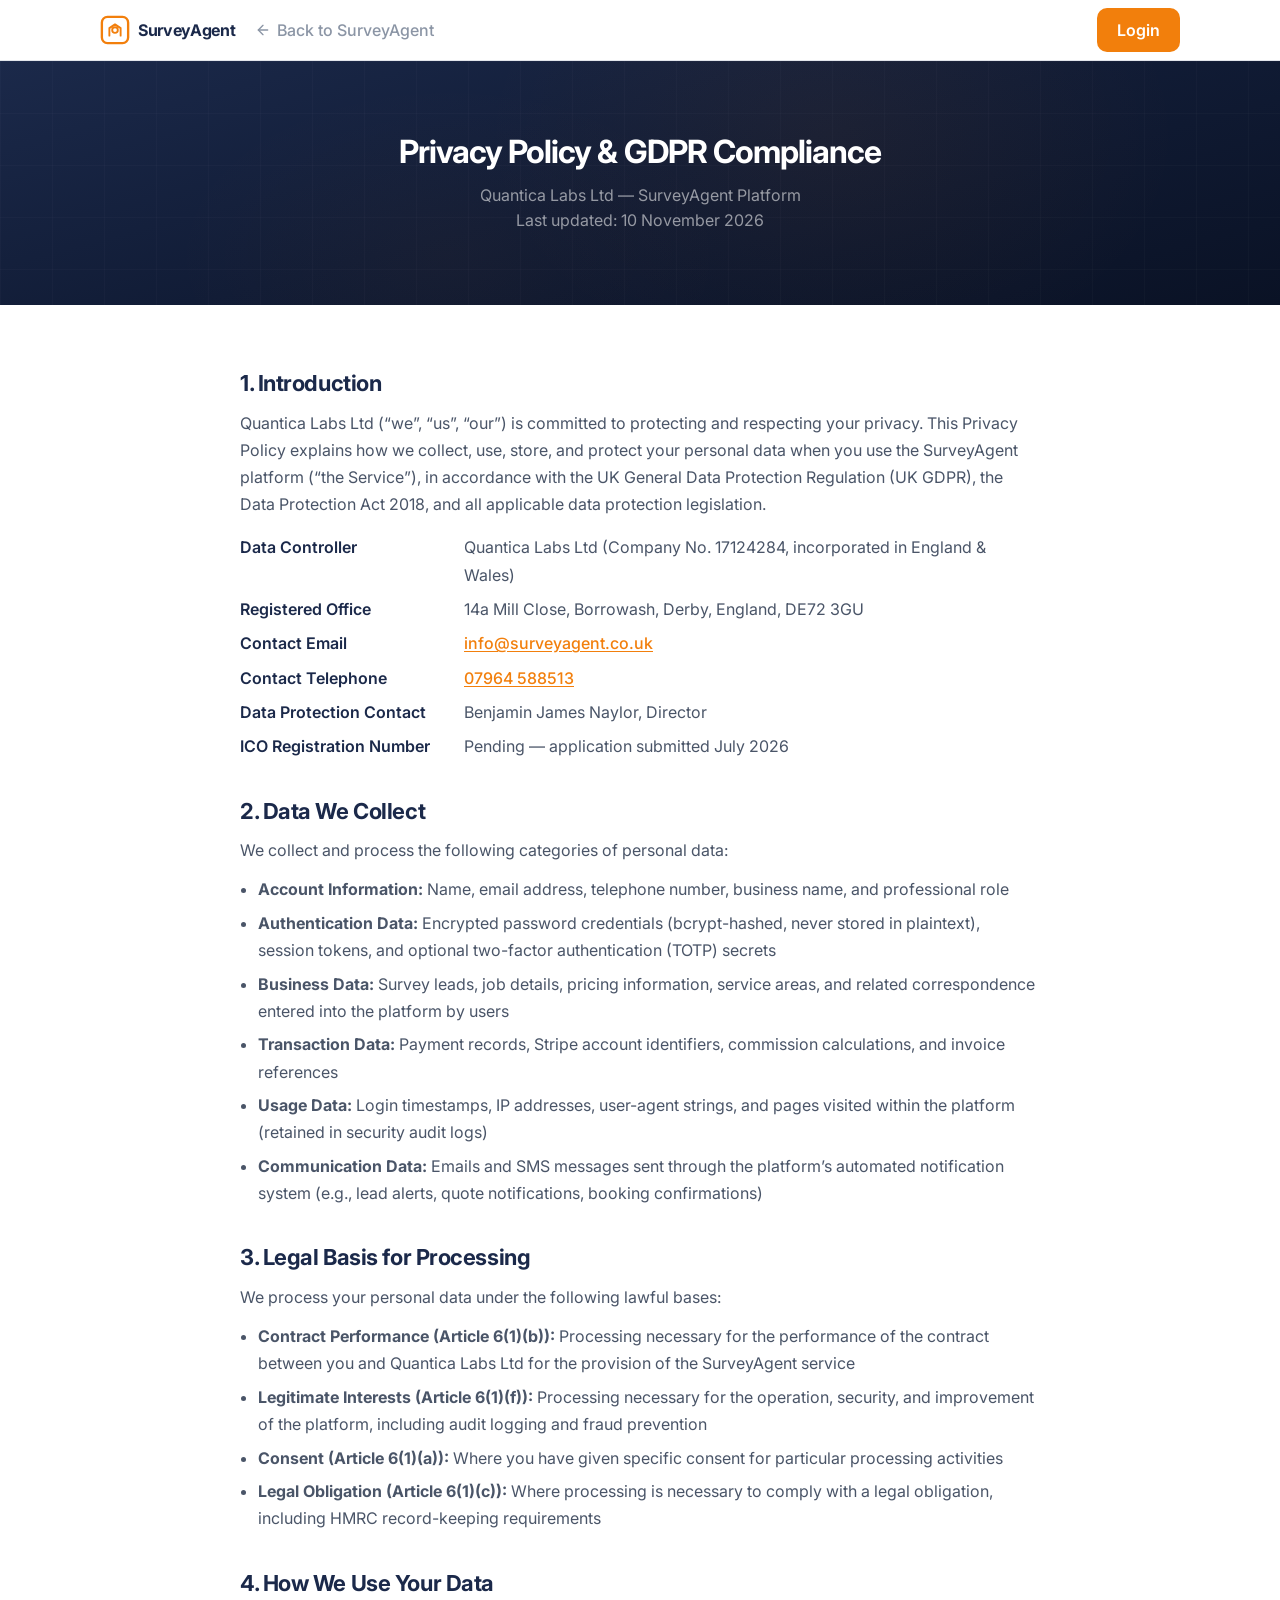
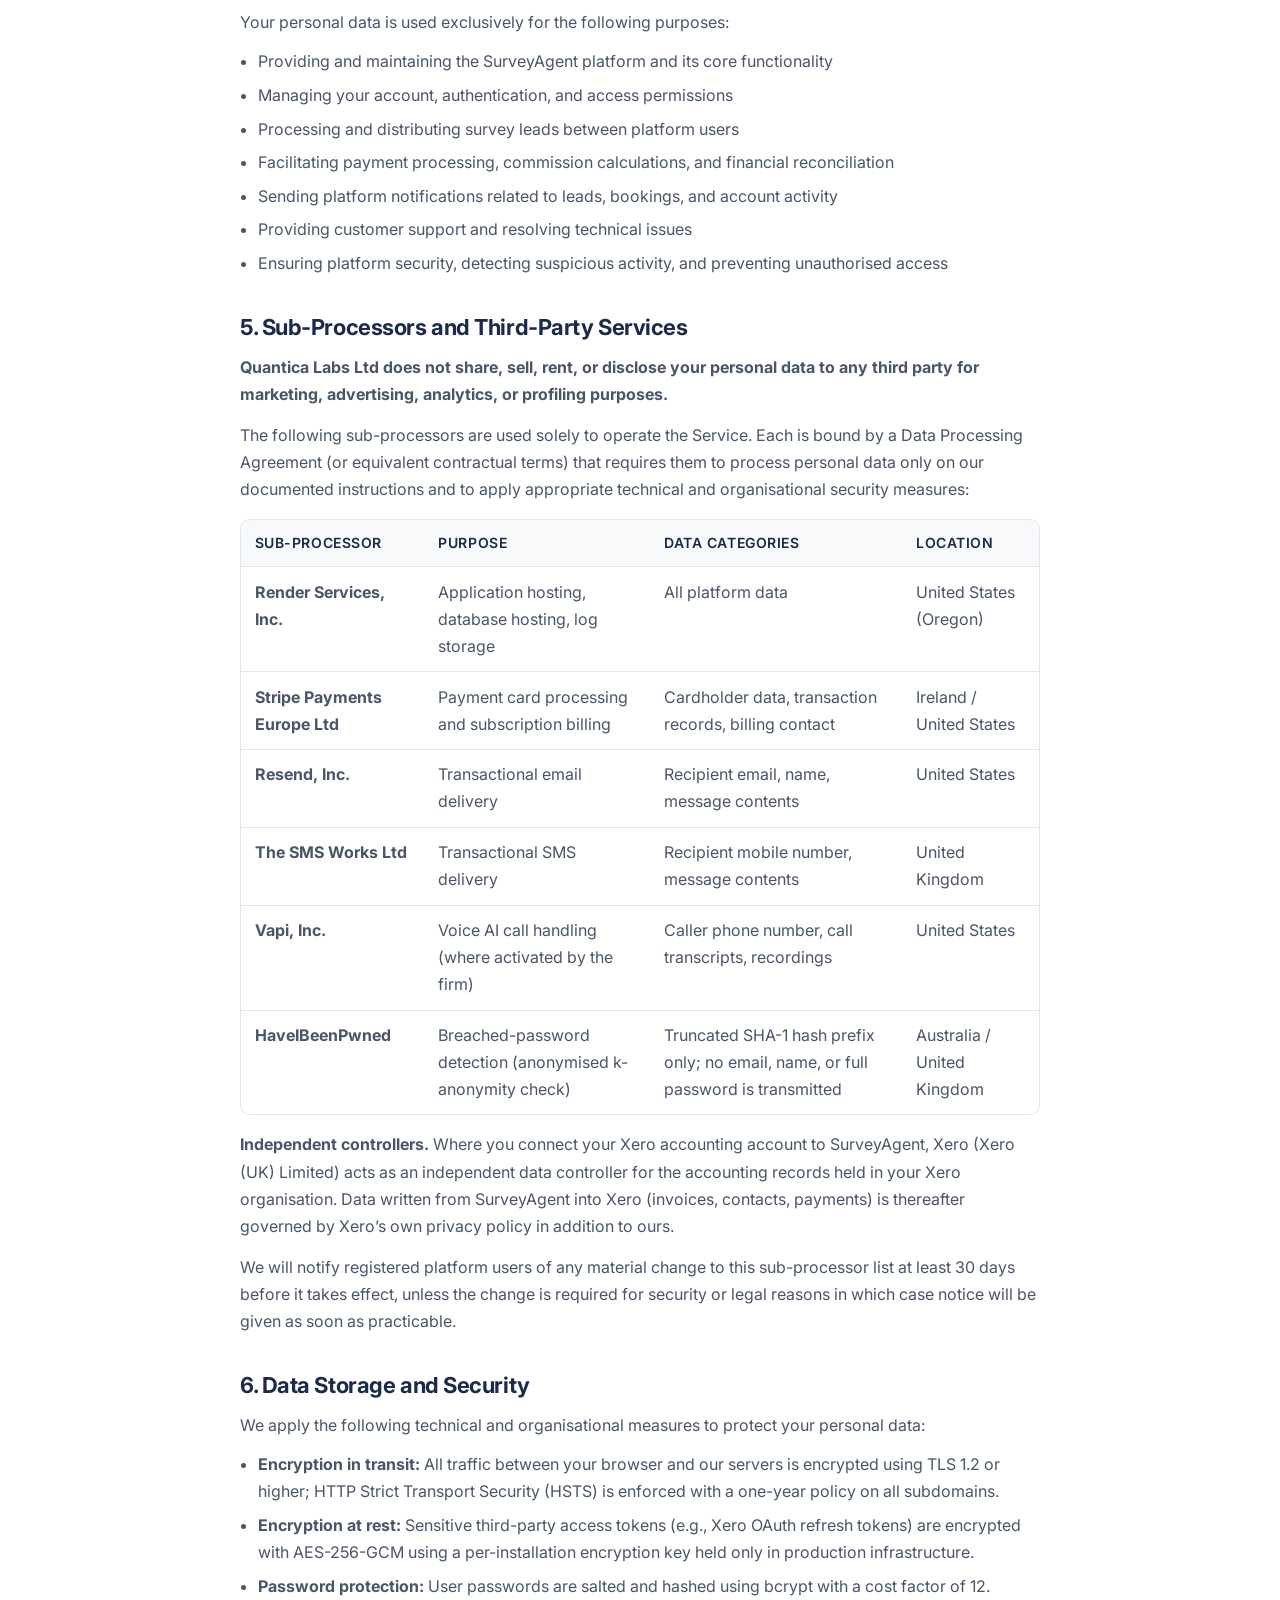
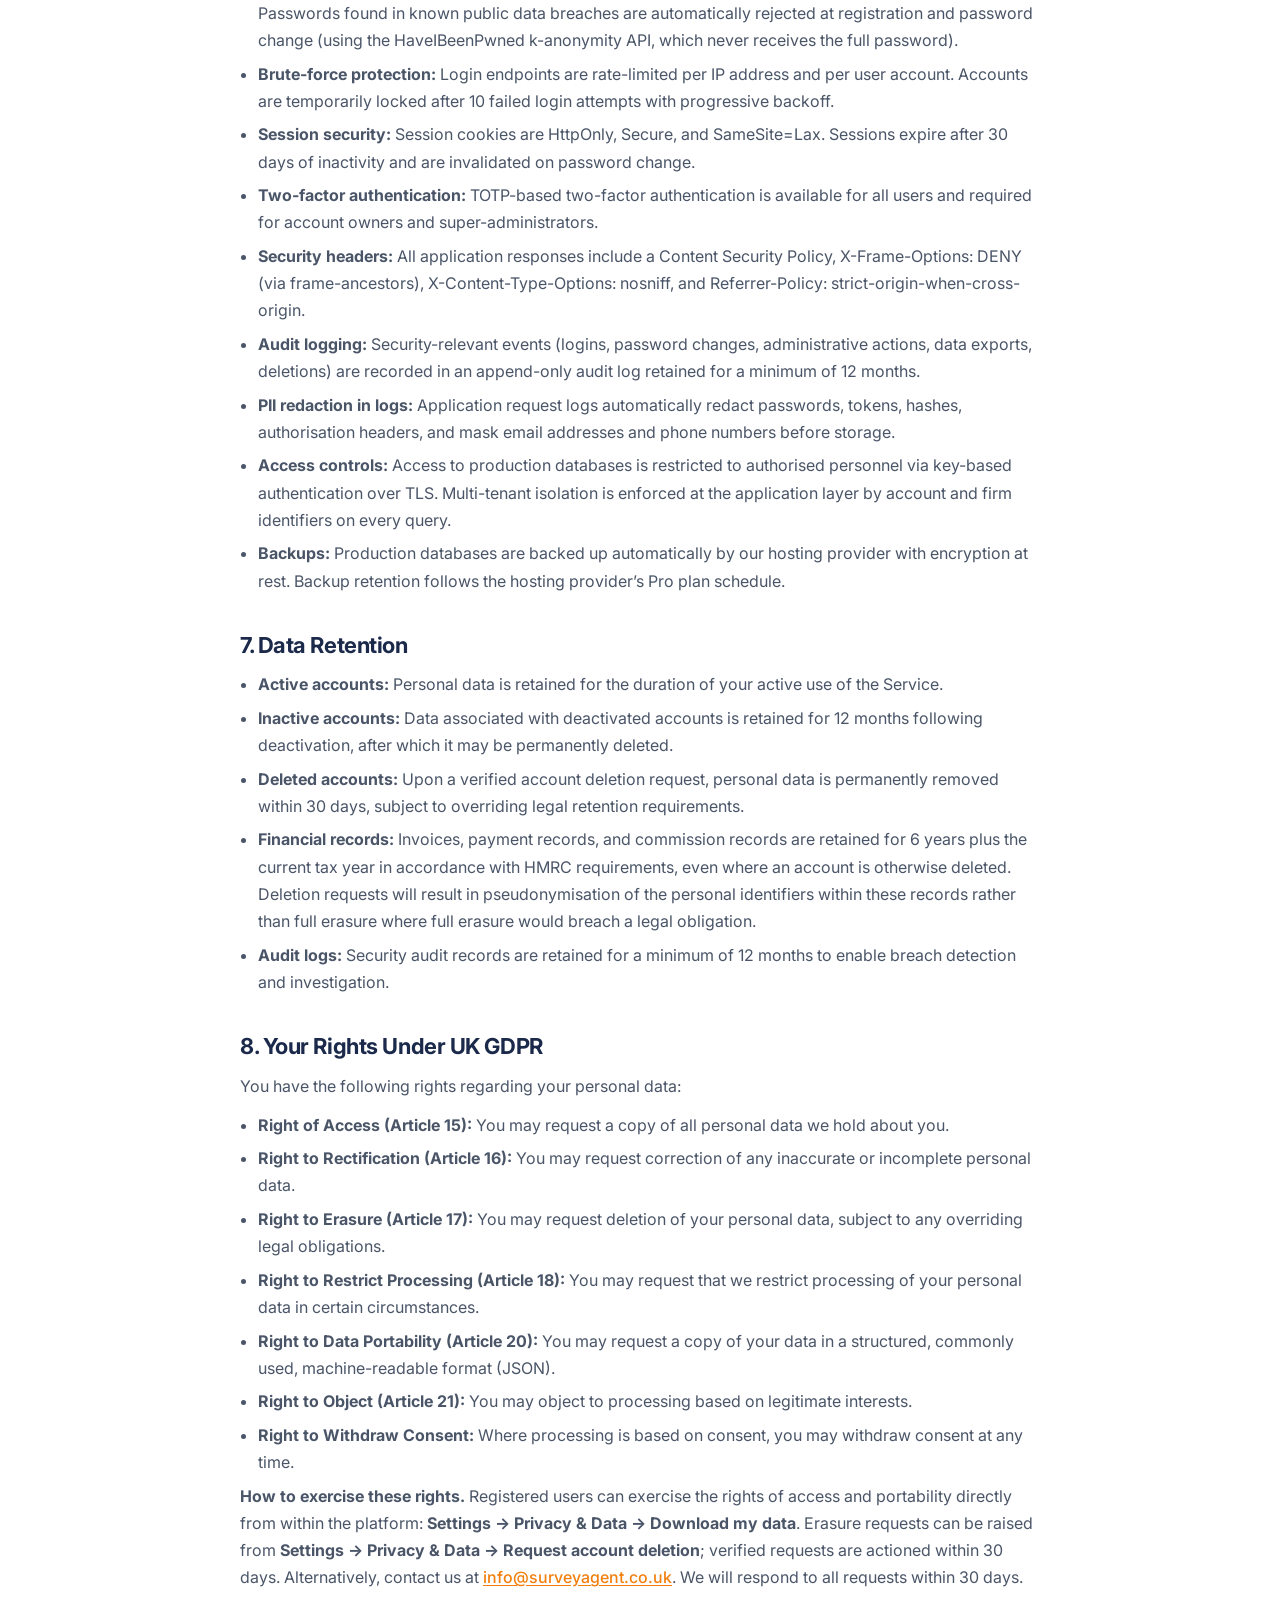
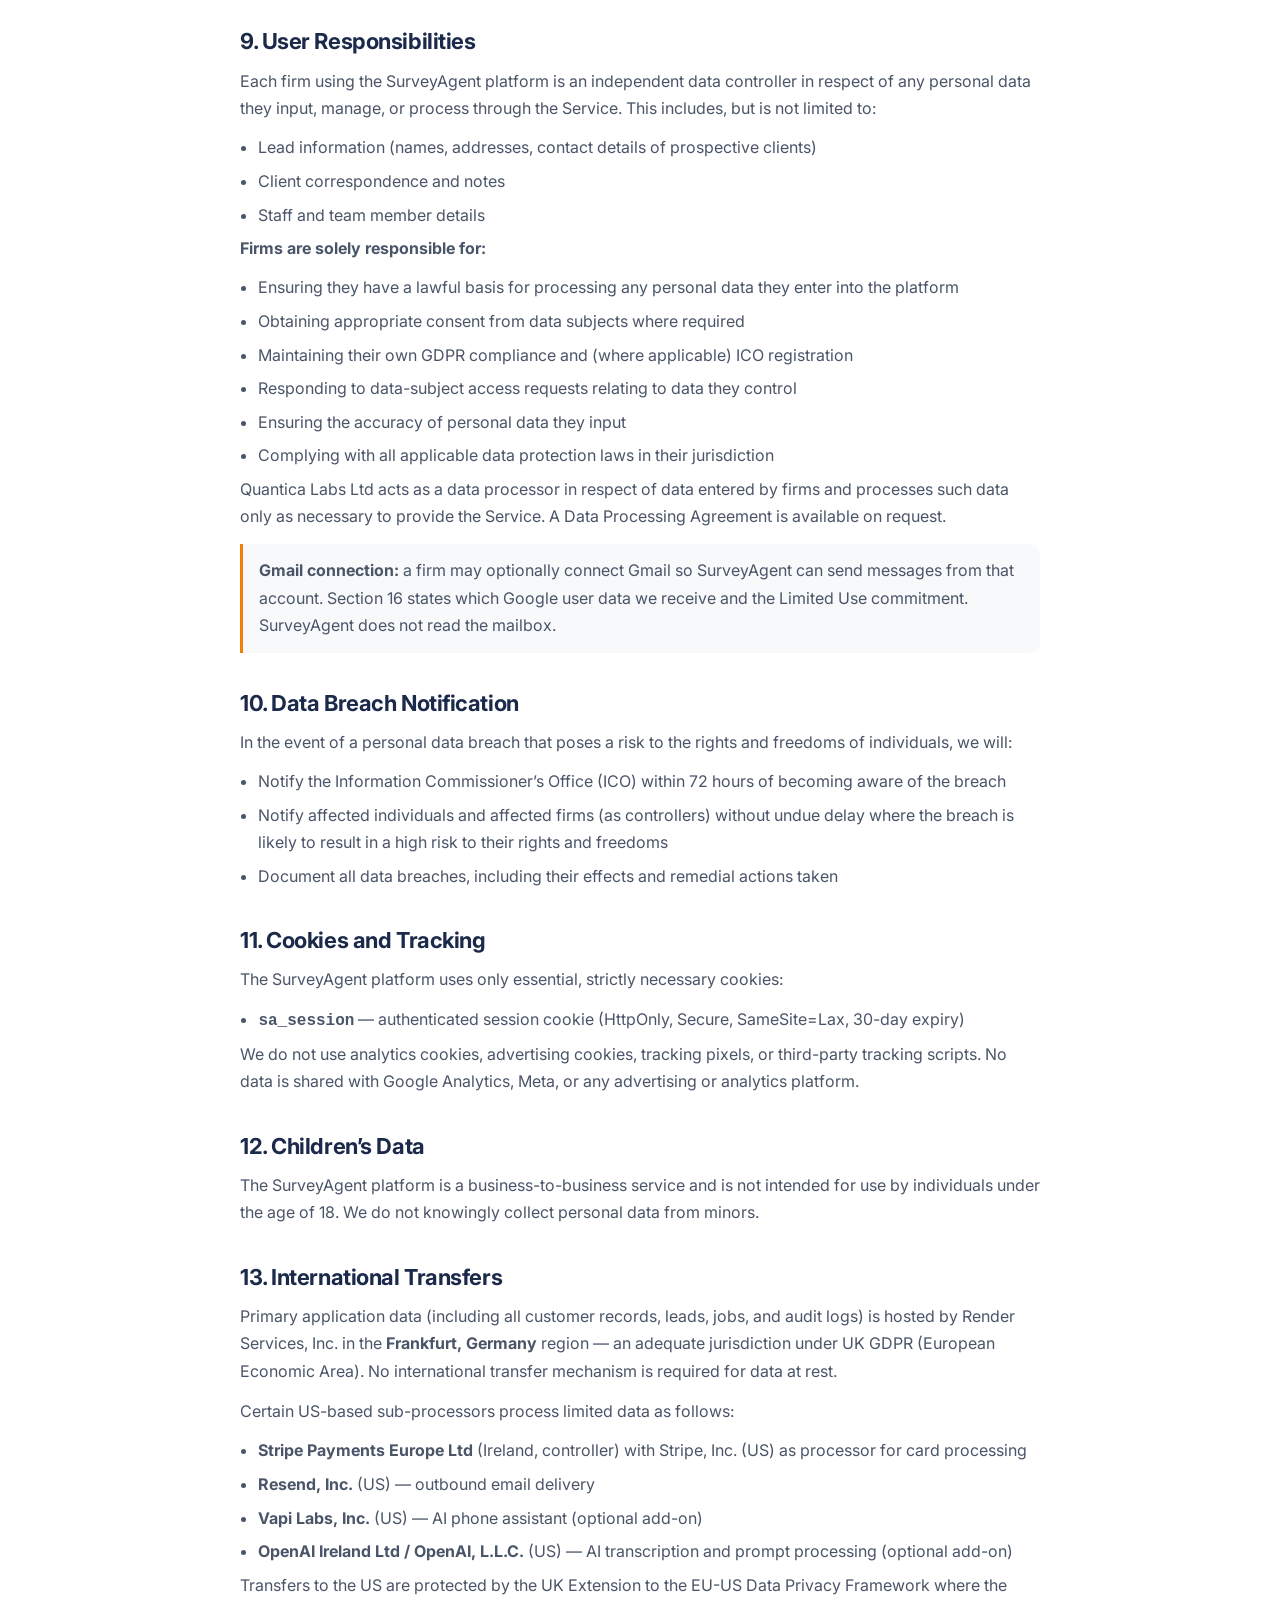
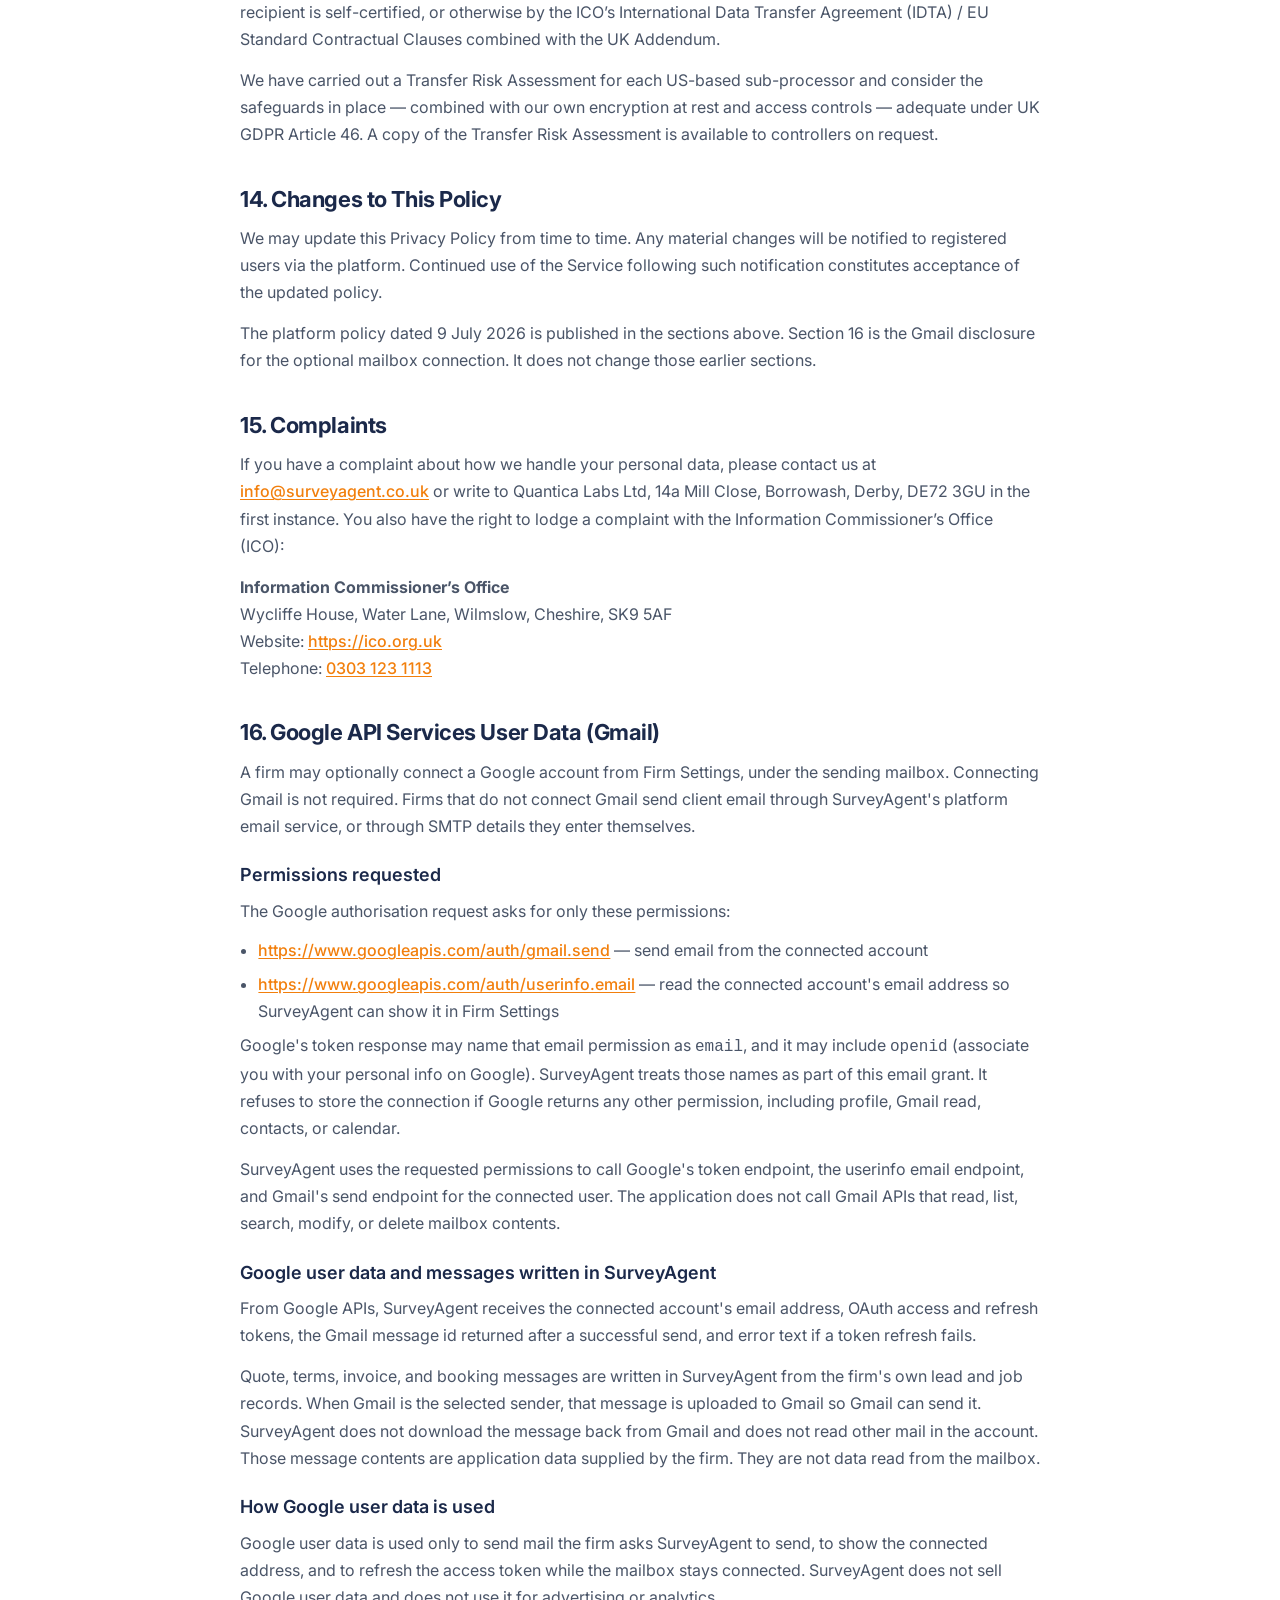
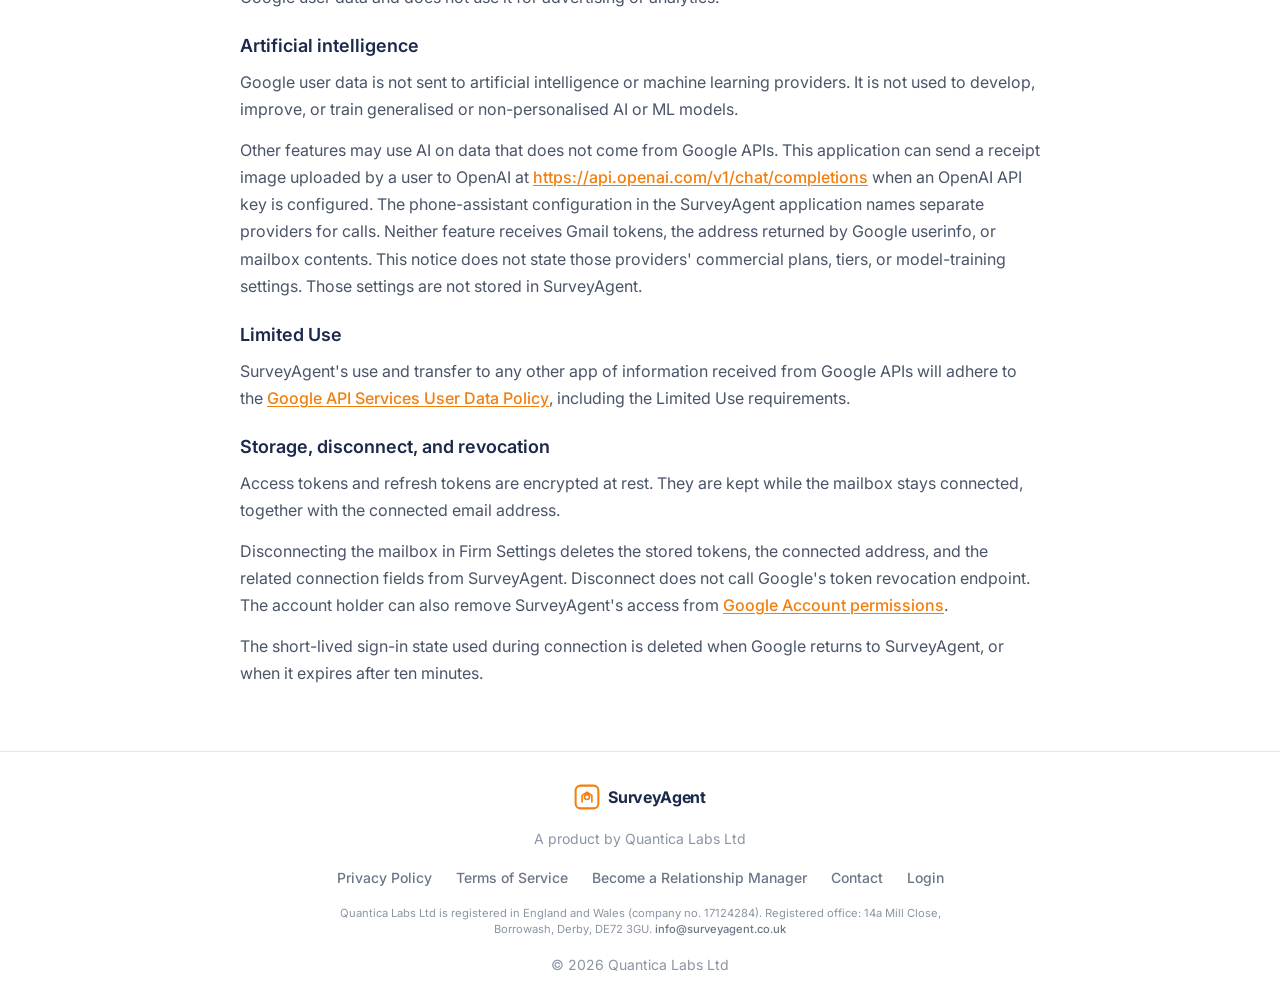
<file: privacy.html>
<!DOCTYPE html>
<html lang="en">
<head>
  <meta charset="UTF-8">
  <meta name="viewport" content="width=device-width, initial-scale=1.0">
  <title>Privacy Policy | SurveyAgent</title>
  <meta name="description" content="Official Privacy Policy for Quantica Labs Ltd — SurveyAgent. How we collect, use, store and protect personal data under UK GDPR and the Data Protection Act 2018.">
  <meta name="robots" content="index, follow">
  <link rel="canonical" href="https://surveyagent.co.uk/privacy">
  <meta property="og:title" content="Privacy Policy | SurveyAgent">
  <meta property="og:description" content="Official Privacy Policy for Quantica Labs Ltd — SurveyAgent, under UK GDPR and the Data Protection Act 2018.">
  <meta property="og:type" content="website">
  <meta property="og:url" content="https://surveyagent.co.uk/privacy">
  <link rel="preconnect" href="https://fonts.googleapis.com">
  <link rel="preconnect" href="https://fonts.gstatic.com" crossorigin>
  <link href="https://fonts.googleapis.com/css2?family=Inter:wght@400;500;600;700&display=swap" rel="stylesheet">
  <link rel="icon" type="image/svg+xml" href="data:image/svg+xml,%3Csvg width='32' height='32' viewBox='0 0 32 32' fill='none' xmlns='http://www.w3.org/2000/svg'%3E%3Crect x='2' y='2' width='28' height='28' rx='6' stroke='%23f27f0c' stroke-width='2.5'/%3E%3Cpath d='M10 22V14L16 10L22 14V22' stroke='%23f27f0c' stroke-width='2' stroke-linecap='round' stroke-linejoin='round'/%3E%3Ccircle cx='16' cy='16' r='3' stroke='%23f27f0c' stroke-width='2'/%3E%3C/svg%3E">
  <style>
    *, *::before, *::after { box-sizing: border-box; margin: 0; padding: 0; }

    html {
      -webkit-font-smoothing: antialiased;
      -moz-osx-font-smoothing: grayscale;
      text-rendering: optimizeLegibility;
      scroll-behavior: smooth;
    }

    :root {
      --navy: #1b294a;
      --navy-dark: #111c36;
      --navy-deeper: #0a1225;
      --orange: #f27f0c;
      --orange-hover: #d96f08;
      --white: #ffffff;
      --gray-50: #f8f9fb;
      --gray-100: #f0f2f5;
      --gray-200: #e2e5eb;
      --gray-400: #8b95a5;
      --gray-500: #6b7688;
      --gray-600: #4a5568;
      --gray-700: #2d3748;
      --text-xs: clamp(0.75rem, 0.7rem + 0.25vw, 0.875rem);
      --text-sm: clamp(0.875rem, 0.8rem + 0.35vw, 1rem);
      --text-base: clamp(1rem, 0.95rem + 0.25vw, 1.125rem);
      --text-lg: clamp(1.125rem, 1rem + 0.75vw, 1.375rem);
      --text-xl: clamp(1.375rem, 1.1rem + 1.2vw, 2rem);
      --font-body: 'Inter', -apple-system, BlinkMacSystemFont, 'Segoe UI', sans-serif;
      --radius-md: 0.625rem;
      --transition-fast: 180ms cubic-bezier(0.16, 1, 0.3, 1);
    }

    body {
      font-family: var(--font-body);
      font-size: var(--text-base);
      line-height: 1.65;
      color: var(--gray-700);
      background-color: var(--white);
    }

    a { text-decoration: none; color: inherit; }

    .nav {
      position: sticky;
      top: 0;
      z-index: 100;
      background: rgba(255,255,255,0.92);
      backdrop-filter: blur(16px) saturate(180%);
      -webkit-backdrop-filter: blur(16px) saturate(180%);
      border-bottom: 1px solid var(--gray-200);
      padding: 0 1.5rem;
    }

    .nav-inner {
      max-width: 1080px;
      margin: 0 auto;
      display: flex;
      align-items: center;
      justify-content: space-between;
      height: 60px;
    }

    .nav-left {
      display: flex;
      align-items: center;
      gap: 1.25rem;
    }

    .nav-logo {
      display: flex;
      align-items: center;
      gap: 0.5rem;
      transition: opacity var(--transition-fast);
    }
    .nav-logo:hover { opacity: 0.7; }
    .nav-logo svg { width: 30px; height: 30px; }
    .nav-logo .wordmark {
      font-size: var(--text-sm);
      font-weight: 700;
      color: var(--navy);
      letter-spacing: -0.02em;
    }

    .nav-back {
      font-size: var(--text-sm);
      color: var(--gray-400);
      display: flex;
      align-items: center;
      gap: 0.35rem;
      transition: color var(--transition-fast);
      font-weight: 500;
    }
    .nav-back:hover { color: var(--navy); }
    .nav-back svg {
      width: 16px; height: 16px;
      stroke: currentColor; fill: none;
      stroke-width: 2; stroke-linecap: round; stroke-linejoin: round;
    }

    .btn-cta {
      display: inline-flex;
      align-items: center;
      gap: 0.5rem;
      padding: 0.575rem 1.25rem;
      background: var(--orange);
      color: var(--white);
      font-size: var(--text-sm);
      font-weight: 600;
      border-radius: var(--radius-md);
      transition: all var(--transition-fast);
      white-space: nowrap;
    }
    .btn-cta:hover {
      background: var(--orange-hover);
      transform: translateY(-1px);
      box-shadow: 0 4px 14px rgba(242,127,12,0.3);
    }

    .sales-hero {
      background: linear-gradient(165deg, var(--navy) 0%, var(--navy-dark) 50%, var(--navy-deeper) 100%);
      padding: clamp(3rem, 6vw, 4.5rem) 1.5rem;
      text-align: center;
      position: relative;
      overflow: hidden;
    }
    .sales-hero::before {
      content: '';
      position: absolute;
      inset: 0;
      background:
        radial-gradient(ellipse 500px 350px at 65% 30%, rgba(242,127,12,0.05) 0%, transparent 70%),
        radial-gradient(ellipse 400px 250px at 35% 80%, rgba(242,127,12,0.03) 0%, transparent 70%);
      pointer-events: none;
    }
    .sales-hero::after {
      content: '';
      position: absolute;
      inset: 0;
      background-image:
        linear-gradient(rgba(255,255,255,0.018) 1px, transparent 1px),
        linear-gradient(90deg, rgba(255,255,255,0.018) 1px, transparent 1px);
      background-size: 52px 52px;
      pointer-events: none;
    }
    .sales-hero-content {
      position: relative;
      z-index: 2;
      max-width: 680px;
      margin: 0 auto;
    }
    .sales-hero h1 {
      font-size: var(--text-xl);
      font-weight: 700;
      color: var(--white);
      letter-spacing: -0.03em;
      line-height: 1.2;
      margin-bottom: 0.75rem;
    }
    .sales-hero p {
      font-size: var(--text-sm);
      color: rgba(255,255,255,0.55);
      line-height: 1.55;
    }

    .section {
      padding: clamp(2.5rem, 5vw, 4rem) 1.5rem;
    }
    .section-inner {
      max-width: 800px;
      margin: 0 auto;
    }

    .policy h2 {
      font-size: var(--text-lg);
      font-weight: 700;
      color: var(--navy);
      letter-spacing: -0.02em;
      line-height: 1.3;
      margin: 2.25rem 0 0.75rem;
    }
    .policy h2:first-child { margin-top: 0; }
    .policy h3 {
      font-size: var(--text-base);
      font-weight: 600;
      color: var(--navy);
      margin: 1.25rem 0 0.5rem;
    }
    .policy p,
    .policy li,
    .policy dd,
    .policy td,
    .policy th {
      font-size: var(--text-sm);
      color: var(--gray-600);
      line-height: 1.7;
    }
    .policy p + p { margin-top: 0.85rem; }
    .policy ul {
      margin: 0.75rem 0 0 1.15rem;
    }
    .policy li { margin: 0.4rem 0; }
    .policy a {
      color: var(--orange);
      font-weight: 500;
      text-decoration: underline;
      text-underline-offset: 2px;
    }
    .policy a:hover { color: var(--orange-hover); }

    .policy-dl {
      margin: 1rem 0 0;
      display: grid;
      grid-template-columns: minmax(8.5rem, 13rem) 1fr;
      gap: 0.45rem 1rem;
    }
    .policy-dl dt {
      font-size: var(--text-sm);
      font-weight: 600;
      color: var(--navy);
    }
    .policy-dl dd { margin: 0; }

    .table-wrap {
      width: 100%;
      overflow-x: auto;
      margin: 1rem 0;
      border: 1px solid var(--gray-200);
      border-radius: var(--radius-md);
      -webkit-overflow-scrolling: touch;
    }
    .policy table {
      width: 100%;
      border-collapse: collapse;
      min-width: 36rem;
    }
    .policy th,
    .policy td {
      text-align: left;
      vertical-align: top;
      padding: 0.7rem 0.85rem;
      border-bottom: 1px solid var(--gray-200);
    }
    .policy th {
      background: var(--gray-50);
      color: var(--navy);
      font-weight: 600;
      font-size: var(--text-xs);
      text-transform: uppercase;
      letter-spacing: 0.04em;
    }
    .policy tr:last-child td { border-bottom: none; }

    .policy-note {
      margin-top: 0.85rem;
      padding: 0.85rem 1rem;
      background: var(--gray-50);
      border-left: 3px solid var(--orange);
      border-radius: 0 var(--radius-md) var(--radius-md) 0;
    }

    .footer {
      padding: 2rem 1.5rem;
      text-align: center;
      border-top: 1px solid var(--gray-200);
    }
    .footer-inner {
      max-width: 1080px;
      margin: 0 auto;
      display: flex;
      flex-direction: column;
      align-items: center;
      gap: 1rem;
    }
    .footer-logo {
      display: flex;
      align-items: center;
      gap: 0.5rem;
    }
    .footer-logo svg { width: 26px; height: 26px; }
    .footer-logo .wordmark {
      font-size: var(--text-sm);
      font-weight: 700;
      color: var(--navy);
      letter-spacing: -0.02em;
    }
    .footer-links {
      display: flex;
      flex-wrap: wrap;
      justify-content: center;
      align-items: center;
      gap: 1.5rem;
      font-size: var(--text-xs);
    }
    .footer-links a {
      color: var(--gray-500);
      transition: color var(--transition-fast);
      font-weight: 500;
    }
    .footer-links a:hover { color: var(--orange); }
    .footer-copy {
      font-size: var(--text-xs);
      color: var(--gray-400);
    }
    .footer-legal {
      width: 100%;
      max-width: 40rem;
      margin: 0 auto;
      padding: 0 0.75rem;
      font-size: 0.7rem;
      color: var(--gray-400);
      line-height: 1.45;
      text-align: center;
    }
    .footer-legal a {
      color: var(--gray-500);
      font-weight: 500;
    }
    .footer-legal a:hover { color: var(--orange); }

    @media (max-width: 640px) {
      .policy-dl { grid-template-columns: 1fr; gap: 0.15rem 0; }
      .policy-dl dt { margin-top: 0.65rem; }
      .policy-dl dt:first-child { margin-top: 0; }
    }

    @media (max-width: 540px) {
      .nav-inner { height: 52px; }
      .nav { padding: 0 1.25rem; }
      .nav-back span { display: none; }
      .section { padding: clamp(2rem, 5vw, 3rem) 1.25rem; }
      .sales-hero { padding: clamp(2.5rem, 6vw, 3.5rem) 1.25rem; }
      .footer-links { gap: 1rem 1.25rem; }
    }
  </style>
</head>
<body>
  <nav class="nav">
    <div class="nav-inner">
      <div class="nav-left">
        <a href="/" class="nav-logo" aria-label="SurveyAgent home">
          <svg width="30" height="30" viewBox="0 0 32 32" fill="none"><rect x="2" y="2" width="28" height="28" rx="6" stroke="#f27f0c" stroke-width="2.5"/><path d="M10 22V14L16 10L22 14V22" stroke="#f27f0c" stroke-width="2" stroke-linecap="round" stroke-linejoin="round"/><circle cx="16" cy="16" r="3" stroke="#f27f0c" stroke-width="2"/></svg>
          <span class="wordmark">SurveyAgent</span>
        </a>
        <a href="/" class="nav-back">
          <svg viewBox="0 0 24 24"><path d="M19 12H5"/><path d="M12 19l-7-7 7-7"/></svg>
          <span>Back to SurveyAgent</span>
        </a>
      </div>
      <a href="https://app.surveyagent.co.uk" class="btn-cta">Login</a>
    </div>
  </nav>

  <header class="sales-hero">
    <div class="sales-hero-content">
      <h1>Privacy Policy &amp; GDPR Compliance</h1>
      <p>Quantica Labs Ltd — SurveyAgent Platform<br>Last updated: 10 November 2026</p>
    </div>
  </header>

  <main class="section">
    <article class="section-inner policy">
      <h2>1. Introduction</h2>
      <p>Quantica Labs Ltd (“we”, “us”, “our”) is committed to protecting and respecting your privacy. This Privacy Policy explains how we collect, use, store, and protect your personal data when you use the SurveyAgent platform (“the Service”), in accordance with the UK General Data Protection Regulation (UK GDPR), the Data Protection Act 2018, and all applicable data protection legislation.</p>
      <dl class="policy-dl">
        <dt>Data Controller</dt>
        <dd>Quantica Labs Ltd (Company No. 17124284, incorporated in England &amp; Wales)</dd>
        <dt>Registered Office</dt>
        <dd>14a Mill Close, Borrowash, Derby, England, DE72 3GU</dd>
        <dt>Contact Email</dt>
        <dd><a href="mailto:info@surveyagent.co.uk">info@surveyagent.co.uk</a></dd>
        <dt>Contact Telephone</dt>
        <dd><a href="tel:07964588513">07964 588513</a></dd>
        <dt>Data Protection Contact</dt>
        <dd>Benjamin James Naylor, Director</dd>
        <dt>ICO Registration Number</dt>
        <dd>Pending — application submitted July 2026</dd>
      </dl>

      <h2>2. Data We Collect</h2>
      <p>We collect and process the following categories of personal data:</p>
      <ul>
        <li><strong>Account Information:</strong> Name, email address, telephone number, business name, and professional role</li>
        <li><strong>Authentication Data:</strong> Encrypted password credentials (bcrypt-hashed, never stored in plaintext), session tokens, and optional two-factor authentication (TOTP) secrets</li>
        <li><strong>Business Data:</strong> Survey leads, job details, pricing information, service areas, and related correspondence entered into the platform by users</li>
        <li><strong>Transaction Data:</strong> Payment records, Stripe account identifiers, commission calculations, and invoice references</li>
        <li><strong>Usage Data:</strong> Login timestamps, IP addresses, user-agent strings, and pages visited within the platform (retained in security audit logs)</li>
        <li><strong>Communication Data:</strong> Emails and SMS messages sent through the platform’s automated notification system (e.g., lead alerts, quote notifications, booking confirmations)</li>
      </ul>

      <h2>3. Legal Basis for Processing</h2>
      <p>We process your personal data under the following lawful bases:</p>
      <ul>
        <li><strong>Contract Performance (Article 6(1)(b)):</strong> Processing necessary for the performance of the contract between you and Quantica Labs Ltd for the provision of the SurveyAgent service</li>
        <li><strong>Legitimate Interests (Article 6(1)(f)):</strong> Processing necessary for the operation, security, and improvement of the platform, including audit logging and fraud prevention</li>
        <li><strong>Consent (Article 6(1)(a)):</strong> Where you have given specific consent for particular processing activities</li>
        <li><strong>Legal Obligation (Article 6(1)(c)):</strong> Where processing is necessary to comply with a legal obligation, including HMRC record-keeping requirements</li>
      </ul>

      <h2>4. How We Use Your Data</h2>
      <p>Your personal data is used exclusively for the following purposes:</p>
      <ul>
        <li>Providing and maintaining the SurveyAgent platform and its core functionality</li>
        <li>Managing your account, authentication, and access permissions</li>
        <li>Processing and distributing survey leads between platform users</li>
        <li>Facilitating payment processing, commission calculations, and financial reconciliation</li>
        <li>Sending platform notifications related to leads, bookings, and account activity</li>
        <li>Providing customer support and resolving technical issues</li>
        <li>Ensuring platform security, detecting suspicious activity, and preventing unauthorised access</li>
      </ul>

      <h2>5. Sub-Processors and Third-Party Services</h2>
      <p><strong>Quantica Labs Ltd does not share, sell, rent, or disclose your personal data to any third party for marketing, advertising, analytics, or profiling purposes.</strong></p>
      <p>The following sub-processors are used solely to operate the Service. Each is bound by a Data Processing Agreement (or equivalent contractual terms) that requires them to process personal data only on our documented instructions and to apply appropriate technical and organisational security measures:</p>
      <div class="table-wrap">
        <table>
          <thead>
            <tr>
              <th>Sub-processor</th>
              <th>Purpose</th>
              <th>Data categories</th>
              <th>Location</th>
            </tr>
          </thead>
          <tbody>
            <tr>
              <td><strong>Render Services, Inc.</strong></td>
              <td>Application hosting, database hosting, log storage</td>
              <td>All platform data</td>
              <td>United States (Oregon)</td>
            </tr>
            <tr>
              <td><strong>Stripe Payments Europe Ltd</strong></td>
              <td>Payment card processing and subscription billing</td>
              <td>Cardholder data, transaction records, billing contact</td>
              <td>Ireland / United States</td>
            </tr>
            <tr>
              <td><strong>Resend, Inc.</strong></td>
              <td>Transactional email delivery</td>
              <td>Recipient email, name, message contents</td>
              <td>United States</td>
            </tr>
            <tr>
              <td><strong>The SMS Works Ltd</strong></td>
              <td>Transactional SMS delivery</td>
              <td>Recipient mobile number, message contents</td>
              <td>United Kingdom</td>
            </tr>
            <tr>
              <td><strong>Vapi, Inc.</strong></td>
              <td>Voice AI call handling (where activated by the firm)</td>
              <td>Caller phone number, call transcripts, recordings</td>
              <td>United States</td>
            </tr>
            <tr>
              <td><strong>HaveIBeenPwned</strong></td>
              <td>Breached-password detection (anonymised k-anonymity check)</td>
              <td>Truncated SHA-1 hash prefix only; no email, name, or full password is transmitted</td>
              <td>Australia / United Kingdom</td>
            </tr>
          </tbody>
        </table>
      </div>
      <p><strong>Independent controllers.</strong> Where you connect your Xero accounting account to SurveyAgent, Xero (Xero (UK) Limited) acts as an independent data controller for the accounting records held in your Xero organisation. Data written from SurveyAgent into Xero (invoices, contacts, payments) is thereafter governed by Xero’s own privacy policy in addition to ours.</p>
      <p>We will notify registered platform users of any material change to this sub-processor list at least 30 days before it takes effect, unless the change is required for security or legal reasons in which case notice will be given as soon as practicable.</p>

      <h2>6. Data Storage and Security</h2>
      <p>We apply the following technical and organisational measures to protect your personal data:</p>
      <ul>
        <li><strong>Encryption in transit:</strong> All traffic between your browser and our servers is encrypted using TLS 1.2 or higher; HTTP Strict Transport Security (HSTS) is enforced with a one-year policy on all subdomains.</li>
        <li><strong>Encryption at rest:</strong> Sensitive third-party access tokens (e.g., Xero OAuth refresh tokens) are encrypted with AES-256-GCM using a per-installation encryption key held only in production infrastructure.</li>
        <li><strong>Password protection:</strong> User passwords are salted and hashed using bcrypt with a cost factor of 12. Passwords found in known public data breaches are automatically rejected at registration and password change (using the HaveIBeenPwned k-anonymity API, which never receives the full password).</li>
        <li><strong>Brute-force protection:</strong> Login endpoints are rate-limited per IP address and per user account. Accounts are temporarily locked after 10 failed login attempts with progressive backoff.</li>
        <li><strong>Session security:</strong> Session cookies are HttpOnly, Secure, and SameSite=Lax. Sessions expire after 30 days of inactivity and are invalidated on password change.</li>
        <li><strong>Two-factor authentication:</strong> TOTP-based two-factor authentication is available for all users and required for account owners and super-administrators.</li>
        <li><strong>Security headers:</strong> All application responses include a Content Security Policy, X-Frame-Options: DENY (via frame-ancestors), X-Content-Type-Options: nosniff, and Referrer-Policy: strict-origin-when-cross-origin.</li>
        <li><strong>Audit logging:</strong> Security-relevant events (logins, password changes, administrative actions, data exports, deletions) are recorded in an append-only audit log retained for a minimum of 12 months.</li>
        <li><strong>PII redaction in logs:</strong> Application request logs automatically redact passwords, tokens, hashes, authorisation headers, and mask email addresses and phone numbers before storage.</li>
        <li><strong>Access controls:</strong> Access to production databases is restricted to authorised personnel via key-based authentication over TLS. Multi-tenant isolation is enforced at the application layer by account and firm identifiers on every query.</li>
        <li><strong>Backups:</strong> Production databases are backed up automatically by our hosting provider with encryption at rest. Backup retention follows the hosting provider’s Pro plan schedule.</li>
      </ul>

      <h2>7. Data Retention</h2>
      <ul>
        <li><strong>Active accounts:</strong> Personal data is retained for the duration of your active use of the Service.</li>
        <li><strong>Inactive accounts:</strong> Data associated with deactivated accounts is retained for 12 months following deactivation, after which it may be permanently deleted.</li>
        <li><strong>Deleted accounts:</strong> Upon a verified account deletion request, personal data is permanently removed within 30 days, subject to overriding legal retention requirements.</li>
        <li><strong>Financial records:</strong> Invoices, payment records, and commission records are retained for 6 years plus the current tax year in accordance with HMRC requirements, even where an account is otherwise deleted. Deletion requests will result in pseudonymisation of the personal identifiers within these records rather than full erasure where full erasure would breach a legal obligation.</li>
        <li><strong>Audit logs:</strong> Security audit records are retained for a minimum of 12 months to enable breach detection and investigation.</li>
      </ul>

      <h2>8. Your Rights Under UK GDPR</h2>
      <p>You have the following rights regarding your personal data:</p>
      <ul>
        <li><strong>Right of Access (Article 15):</strong> You may request a copy of all personal data we hold about you.</li>
        <li><strong>Right to Rectification (Article 16):</strong> You may request correction of any inaccurate or incomplete personal data.</li>
        <li><strong>Right to Erasure (Article 17):</strong> You may request deletion of your personal data, subject to any overriding legal obligations.</li>
        <li><strong>Right to Restrict Processing (Article 18):</strong> You may request that we restrict processing of your personal data in certain circumstances.</li>
        <li><strong>Right to Data Portability (Article 20):</strong> You may request a copy of your data in a structured, commonly used, machine-readable format (JSON).</li>
        <li><strong>Right to Object (Article 21):</strong> You may object to processing based on legitimate interests.</li>
        <li><strong>Right to Withdraw Consent:</strong> Where processing is based on consent, you may withdraw consent at any time.</li>
      </ul>
      <p><strong>How to exercise these rights.</strong> Registered users can exercise the rights of access and portability directly from within the platform: <strong>Settings → Privacy &amp; Data → Download my data</strong>. Erasure requests can be raised from <strong>Settings → Privacy &amp; Data → Request account deletion</strong>; verified requests are actioned within 30 days. Alternatively, contact us at <a href="mailto:info@surveyagent.co.uk">info@surveyagent.co.uk</a>. We will respond to all requests within 30 days.</p>

      <h2>9. User Responsibilities</h2>
      <p>Each firm using the SurveyAgent platform is an independent data controller in respect of any personal data they input, manage, or process through the Service. This includes, but is not limited to:</p>
      <ul>
        <li>Lead information (names, addresses, contact details of prospective clients)</li>
        <li>Client correspondence and notes</li>
        <li>Staff and team member details</li>
      </ul>
      <p><strong>Firms are solely responsible for:</strong></p>
      <ul>
        <li>Ensuring they have a lawful basis for processing any personal data they enter into the platform</li>
        <li>Obtaining appropriate consent from data subjects where required</li>
        <li>Maintaining their own GDPR compliance and (where applicable) ICO registration</li>
        <li>Responding to data-subject access requests relating to data they control</li>
        <li>Ensuring the accuracy of personal data they input</li>
        <li>Complying with all applicable data protection laws in their jurisdiction</li>
      </ul>
      <p>Quantica Labs Ltd acts as a data processor in respect of data entered by firms and processes such data only as necessary to provide the Service. A Data Processing Agreement is available on request.</p>
      <p class="policy-note"><strong>Gmail connection:</strong> a firm may optionally connect Gmail so SurveyAgent can send messages from that account. Section 16 states which Google user data we receive and the Limited Use commitment. SurveyAgent does not read the mailbox.</p>

      <h2>10. Data Breach Notification</h2>
      <p>In the event of a personal data breach that poses a risk to the rights and freedoms of individuals, we will:</p>
      <ul>
        <li>Notify the Information Commissioner’s Office (ICO) within 72 hours of becoming aware of the breach</li>
        <li>Notify affected individuals and affected firms (as controllers) without undue delay where the breach is likely to result in a high risk to their rights and freedoms</li>
        <li>Document all data breaches, including their effects and remedial actions taken</li>
      </ul>

      <h2>11. Cookies and Tracking</h2>
      <p>The SurveyAgent platform uses only essential, strictly necessary cookies:</p>
      <ul>
        <li><strong><code>sa_session</code></strong> — authenticated session cookie (HttpOnly, Secure, SameSite=Lax, 30-day expiry)</li>
      </ul>
      <p>We do not use analytics cookies, advertising cookies, tracking pixels, or third-party tracking scripts. No data is shared with Google Analytics, Meta, or any advertising or analytics platform.</p>

      <h2>12. Children’s Data</h2>
      <p>The SurveyAgent platform is a business-to-business service and is not intended for use by individuals under the age of 18. We do not knowingly collect personal data from minors.</p>

      <h2>13. International Transfers</h2>
      <p>Primary application data (including all customer records, leads, jobs, and audit logs) is hosted by Render Services, Inc. in the <strong>Frankfurt, Germany</strong> region — an adequate jurisdiction under UK GDPR (European Economic Area). No international transfer mechanism is required for data at rest.</p>
      <p>Certain US-based sub-processors process limited data as follows:</p>
      <ul>
        <li><strong>Stripe Payments Europe Ltd</strong> (Ireland, controller) with Stripe, Inc. (US) as processor for card processing</li>
        <li><strong>Resend, Inc.</strong> (US) — outbound email delivery</li>
        <li><strong>Vapi Labs, Inc.</strong> (US) — AI phone assistant (optional add-on)</li>
        <li><strong>OpenAI Ireland Ltd / OpenAI, L.L.C.</strong> (US) — AI transcription and prompt processing (optional add-on)</li>
      </ul>
      <p>Transfers to the US are protected by the UK Extension to the EU-US Data Privacy Framework where the recipient is self-certified, or otherwise by the ICO’s International Data Transfer Agreement (IDTA) / EU Standard Contractual Clauses combined with the UK Addendum.</p>
      <p>We have carried out a Transfer Risk Assessment for each US-based sub-processor and consider the safeguards in place — combined with our own encryption at rest and access controls — adequate under UK GDPR Article 46. A copy of the Transfer Risk Assessment is available to controllers on request.</p>

      <h2>14. Changes to This Policy</h2>
      <p>We may update this Privacy Policy from time to time. Any material changes will be notified to registered users via the platform. Continued use of the Service following such notification constitutes acceptance of the updated policy.</p>
      <p>The platform policy dated 9 July 2026 is published in the sections above. Section 16 is the Gmail disclosure for the optional mailbox connection. It does not change those earlier sections.</p>

      <h2>15. Complaints</h2>
      <p>If you have a complaint about how we handle your personal data, please contact us at <a href="mailto:info@surveyagent.co.uk">info@surveyagent.co.uk</a> or write to Quantica Labs Ltd, 14a Mill Close, Borrowash, Derby, DE72 3GU in the first instance. You also have the right to lodge a complaint with the Information Commissioner’s Office (ICO):</p>
      <p>
        <strong>Information Commissioner’s Office</strong><br>
        Wycliffe House, Water Lane, Wilmslow, Cheshire, SK9 5AF<br>
        Website: <a href="https://ico.org.uk" rel="noopener noreferrer">https://ico.org.uk</a><br>
        Telephone: <a href="tel:03031231113">0303 123 1113</a>
      </p>

      <h2>16. Google API Services User Data (Gmail)</h2>
      <p>A firm may optionally connect a Google account from Firm Settings, under the sending mailbox. Connecting Gmail is not required. Firms that do not connect Gmail send client email through SurveyAgent's platform email service, or through SMTP details they enter themselves.</p>
      <h3>Permissions requested</h3>
      <p>The Google authorisation request asks for only these permissions:</p>
      <ul>
        <li><a href="https://www.googleapis.com/auth/gmail.send">https://www.googleapis.com/auth/gmail.send</a> — send email from the connected account</li>
        <li><a href="https://www.googleapis.com/auth/userinfo.email">https://www.googleapis.com/auth/userinfo.email</a> — read the connected account's email address so SurveyAgent can show it in Firm Settings</li>
      </ul>
      <p>Google's token response may name that email permission as <code>email</code>, and it may include <code>openid</code> (associate you with your personal info on Google). SurveyAgent treats those names as part of this email grant. It refuses to store the connection if Google returns any other permission, including profile, Gmail read, contacts, or calendar.</p>
      <p>SurveyAgent uses the requested permissions to call Google's token endpoint, the userinfo email endpoint, and Gmail's send endpoint for the connected user. The application does not call Gmail APIs that read, list, search, modify, or delete mailbox contents.</p>
      <h3>Google user data and messages written in SurveyAgent</h3>
      <p>From Google APIs, SurveyAgent receives the connected account's email address, OAuth access and refresh tokens, the Gmail message id returned after a successful send, and error text if a token refresh fails.</p>
      <p>Quote, terms, invoice, and booking messages are written in SurveyAgent from the firm's own lead and job records. When Gmail is the selected sender, that message is uploaded to Gmail so Gmail can send it. SurveyAgent does not download the message back from Gmail and does not read other mail in the account. Those message contents are application data supplied by the firm. They are not data read from the mailbox.</p>
      <h3>How Google user data is used</h3>
      <p>Google user data is used only to send mail the firm asks SurveyAgent to send, to show the connected address, and to refresh the access token while the mailbox stays connected. SurveyAgent does not sell Google user data and does not use it for advertising or analytics.</p>
      <h3>Artificial intelligence</h3>
      <p>Google user data is not sent to artificial intelligence or machine learning providers. It is not used to develop, improve, or train generalised or non-personalised AI or ML models.</p>
      <p>Other features may use AI on data that does not come from Google APIs. This application can send a receipt image uploaded by a user to OpenAI at <a href="https://api.openai.com/v1/chat/completions">https://api.openai.com/v1/chat/completions</a> when an OpenAI API key is configured. The phone-assistant configuration in the SurveyAgent application names separate providers for calls. Neither feature receives Gmail tokens, the address returned by Google userinfo, or mailbox contents. This notice does not state those providers' commercial plans, tiers, or model-training settings. Those settings are not stored in SurveyAgent.</p>
      <h3>Limited Use</h3>
      <p>SurveyAgent's use and transfer to any other app of information received from Google APIs will adhere to the <a href="https://developers.google.com/terms/api-services-user-data-policy">Google API Services User Data Policy</a>, including the Limited Use requirements.</p>
      <h3>Storage, disconnect, and revocation</h3>
      <p>Access tokens and refresh tokens are encrypted at rest. They are kept while the mailbox stays connected, together with the connected email address.</p>
      <p>Disconnecting the mailbox in Firm Settings deletes the stored tokens, the connected address, and the related connection fields from SurveyAgent. Disconnect does not call Google's token revocation endpoint. The account holder can also remove SurveyAgent's access from <a href="https://myaccount.google.com/permissions">Google Account permissions</a>.</p>
      <p>The short-lived sign-in state used during connection is deleted when Google returns to SurveyAgent, or when it expires after ten minutes.</p>

    </article>
  </main>

  <footer class="footer">
    <div class="footer-inner">
      <div class="footer-logo">
        <svg width="26" height="26" viewBox="0 0 32 32" fill="none"><rect x="2" y="2" width="28" height="28" rx="6" stroke="#f27f0c" stroke-width="2.5"/><path d="M10 22V14L16 10L22 14V22" stroke="#f27f0c" stroke-width="2" stroke-linecap="round" stroke-linejoin="round"/><circle cx="16" cy="16" r="3" stroke="#f27f0c" stroke-width="2"/></svg>
        <span class="wordmark">SurveyAgent</span>
      </div>
      <div class="footer-copy">A product by Quantica Labs Ltd</div>
      <div class="footer-links">
        <a href="/privacy" aria-current="page">Privacy Policy</a>
        <a href="https://app.surveyagent.co.uk/terms">Terms of Service</a>
        <a href="/partner">Become a Relationship Manager</a>
        <a href="mailto:info@surveyagent.co.uk">Contact</a>
        <a href="https://app.surveyagent.co.uk">Login</a>
      </div>
      <p class="footer-legal">Quantica Labs Ltd is registered in England and Wales (company no. 17124284). Registered office: 14a Mill Close, Borrowash, Derby, DE72 3GU. <a href="mailto:info@surveyagent.co.uk">info@surveyagent.co.uk</a></p>
      <div class="footer-copy">&copy; 2026 Quantica Labs Ltd</div>
    </div>
  </footer>
</body>
</html>
</file>
